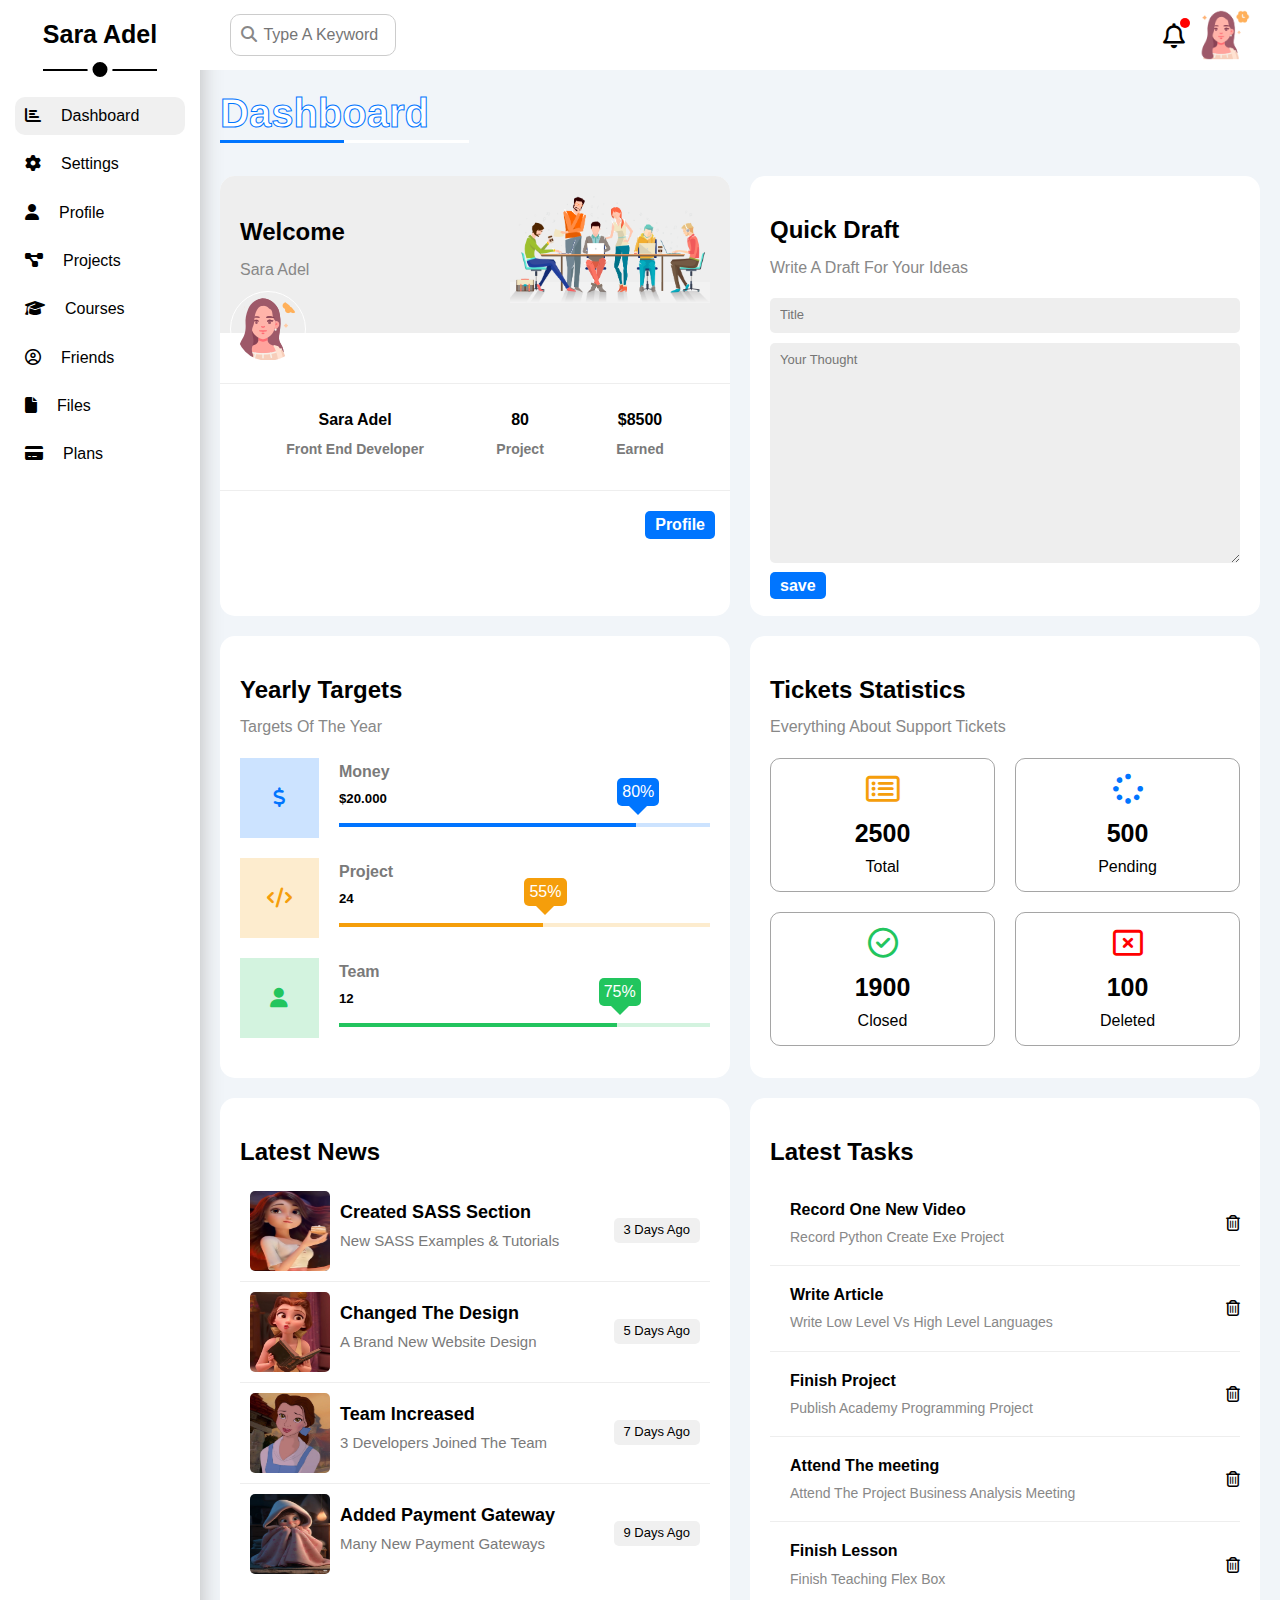
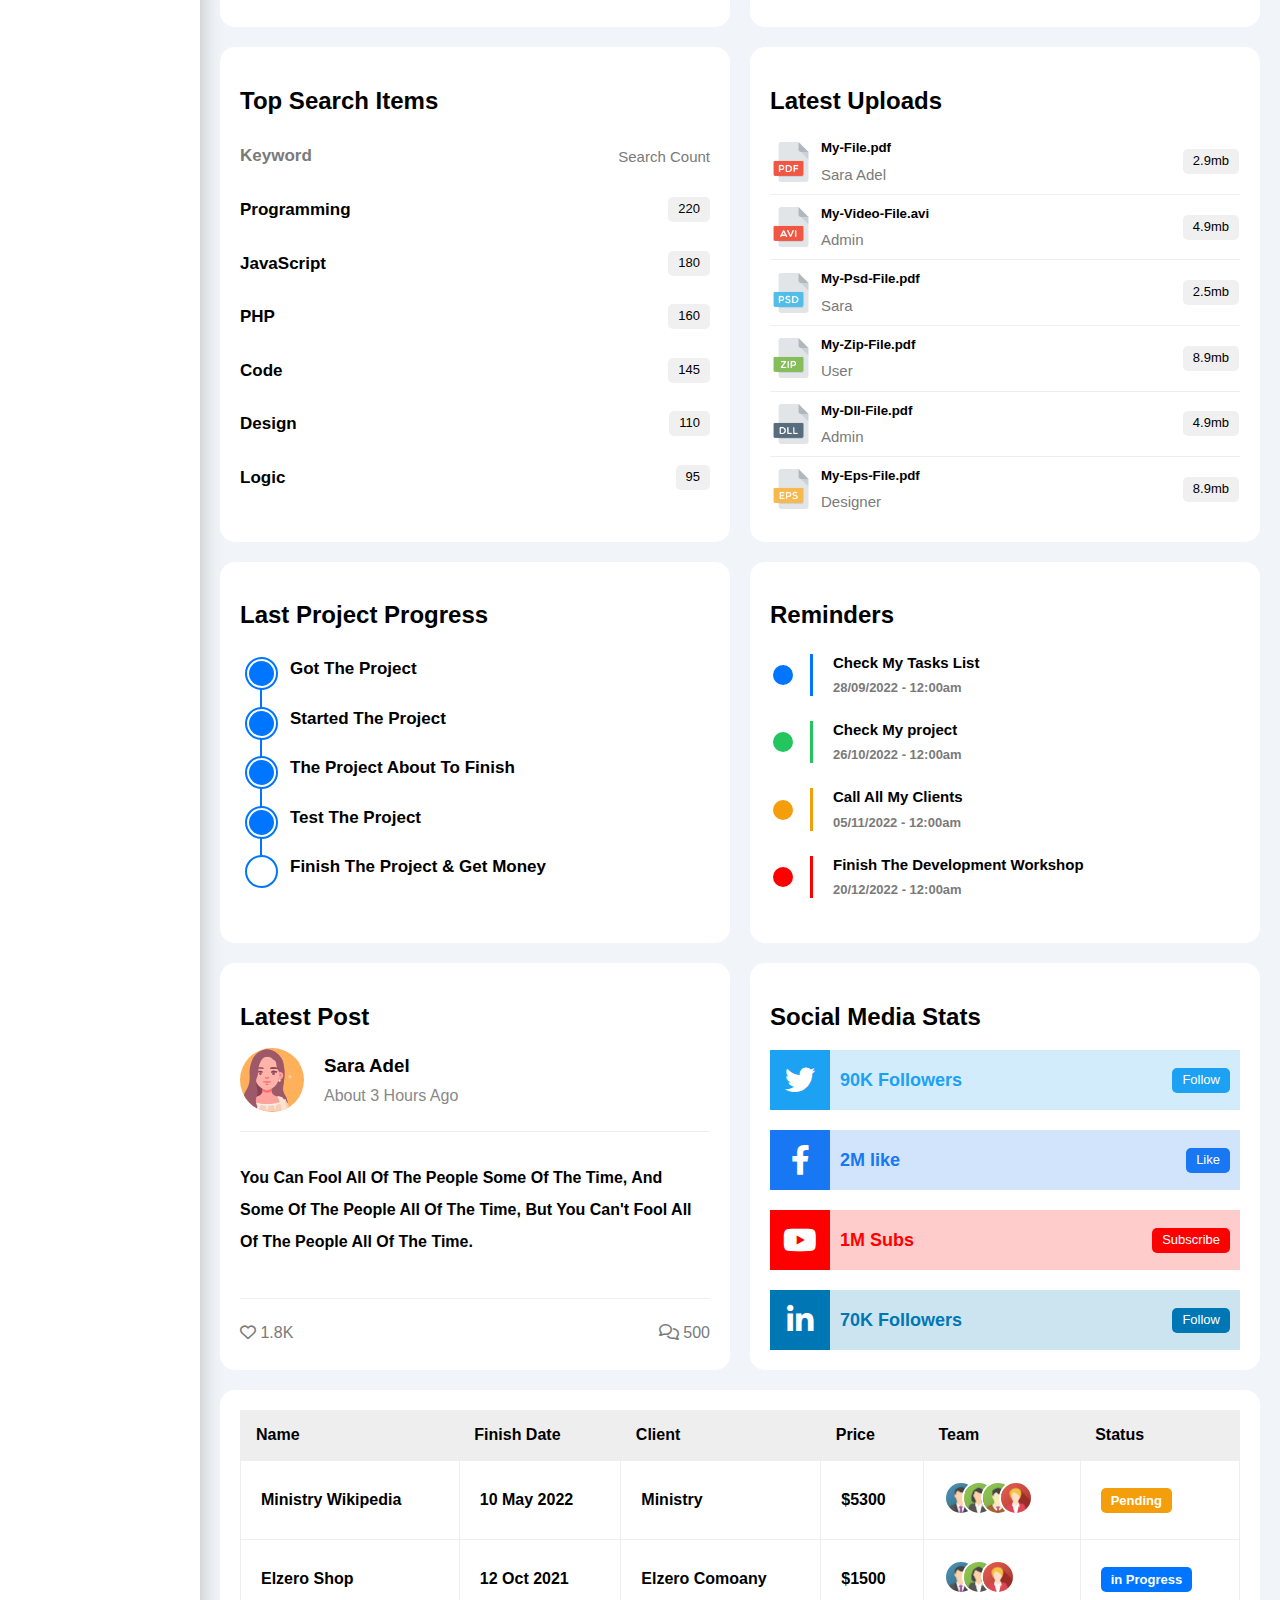
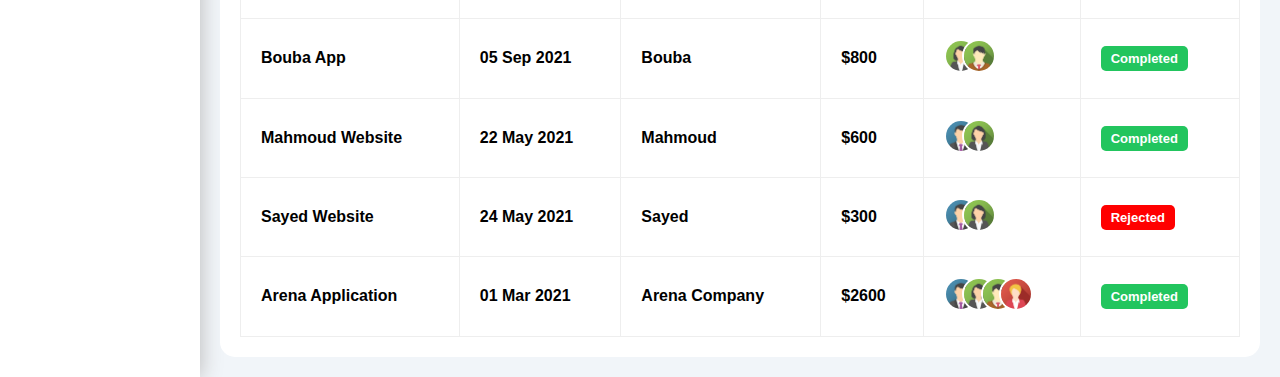
<file: index.html>
<!DOCTYPE html>
<html lang="en">
<head>
    <meta charset="UTF-8">
    <meta name="viewport" content="width=device-width, initial-scale=1.0">
    <link rel="stylesheet" href="css/all.min.css">
    <link rel="stylesheet" href="css/normalize.css">
    <link rel="stylesheet" href="css/website.css">
    <!-- google font -->
    <link rel="preconnect" href="https://fonts.googleapis.com">
    <link rel="preconnect" href="https://fonts.gstatic.com" crossorigin>
    <link href="https://fonts.googleapis.com/css2?family=Cairo:wght@200;400&display=swap" rel="stylesheet">
    <link rel="icon" href="image/man.png"/>
    <title>Dashboard</title>
</head>
<body>
    <div class="scroll"></div>
    <div class="page">
        <div class="list">
            <h3>Sara Adel</h3>
            <ul>
                <li class="active"><a href=""><i class="fa-solid fa-chart-bar"></i><span>Dashboard</span></a></li>
                <li><a href="pugjs/setting.html"><i class="fa-solid fa-gear"></i><span>Settings</span></a></li>
                <li><a href="pugjs/profile.html"><i class="fa-solid fa-user"></i><span>Profile</span></a></li>
                <li><a href="pugjs/project.html"><i class="fa-solid fa-diagram-project"></i><span>Projects</span></a></li>
                <li><a href="pugjs/courses.html"><i class="fa-solid fa-graduation-cap"></i><span>Courses</span></a></li>
                <li><a href="pugjs/friends.html"><i class="fa-regular fa-circle-user"></i><span>Friends</span></a></li>
                <li><a href="pugjs/files.html"><i class="fa-solid fa-file"></i><span>Files</span></a></li>
                <li><a href="pugjs/plan.html"><i class="fa-solid fa-credit-card"></i><span>Plans</span></a></li>
            </ul>
        </div>
        <!-- start Dashboard -->
        <div class="dashboard">
            <!-- start Header -->
            <div class="header">
                <div class="search">
                    <i class="fa-solid fa-magnifying-glass"></i>
                    <input type="text" placeholder="Type A Keyword">
                </div>
                <div class="img">
                    <i class="fa-regular fa-bell"></i>
                    <img src="image/beauty.png" alt="">
                </div>
            </div> 
            <!-- end header -->
            <div class="fill">
                <h1 data-text="Dashboard">Dashboard</h1>
            </div>
            <div class="content">
                <div class="section1">
                    <div class="cont1">
                        <div class="words">
                            <h2>Welcome</h2>
                            <h4>Sara Adel</h4>
                        </div>
                        <img src="image/coworking-startup-company-office-business-entrepreneurship-business-3616c33b3fd113117b94b6d1219a1eb0.png" alt="" width="200px">
                    </div>
                    <img  class="me" src="image/beauty.png" alt="" >
                    <div class="cont2">
                        <div class="sec1">
                            <h5>Sara Adel</h5>
                            <h6>Front End Developer</h6>
                        </div>
                        <div class="sec1">
                            <h5>80</h5>
                            <h6>Project</h6>
                        </div>
                        <div class="sec1">
                            <h5>$8500</h5>
                            <h6>Earned</h6>
                        </div>
                    </div>
                    <a href="" class="button">Profile</a>
                </div>
                <div class="section2">   
                    <h2>Quick Draft</h2>
                    <h4>Write A Draft For Your Ideas</h4>
                    <input type="text" placeholder="Title">
                    <textarea placeholder="Your Thought"></textarea>
                    <a  href="" class = "button">save</a>
                </div>
                <div class="section3">
                    <h2>Yearly Targets</h2>
                    <h4>Targets Of The Year</h4>
                    <div class="cont">
                        <i class="fa-solid fa-dollar-sign"></i>
                        <div class="sect fa-dollar-sign">
                            <p>Money</p>
                            <h5>$20.000</h5>
                            <span class="sign">80%</span>
                        </div>
                    </div>
                    <div class="cont">
                        <i class="fa-solid fa-code"></i>
                        <div class="sect fa-code">
                            <p>Project</p>
                            <h5>24</h5>
                            <span class="code">55%</span>
                        </div>
                    </div>
                    <div class="cont">
                        <i class="fa-solid fa-user"></i>
                        <div class="sect fa-user">
                            <p>Team</p>
                            <h5>12</h5>
                            <span class="user">75%</span>
                        </div>
                    </div>
                </div>
                <div class="section4">
                    <h2>Tickets Statistics</h2>
                    <h4>Everything About Support Tickets</h4>
                    <div class="cont">
                        <div class="sect">
                            <i class="fa-regular fa-rectangle-list"></i>
                            <h3>2500</h3>
                            <p>Total</p>
                        </div>
                        <div class="sect">
                            <i class="fa-solid fa-spinner"></i>   
                            <h3>500</h3>
                            <p>Pending</p>
                        </div>
                        <div class="sect">
                            <i class="fa-regular fa-circle-check"></i> 
                            <h3>1900</h3>
                            <p>Closed</p>
                        </div>
                        <div class="sect">
                            <i class="fa-regular fa-rectangle-xmark"></i>
                            <h3>100</h3>
                            <p>Deleted</p>
                        </div>
                    </div>
                </div>
                <div class="section5">
                    <h2>Latest News</h2>
                    <div class="cont">
                        <div class="sect">
                        <img class="img" src="image/sara (1).jfif" alt="">
                            <div class="word">
                                <h3>Created SASS Section</h3>
                                <p>New SASS Examples & Tutorials</p>
                            </div>
                        <span class="span">3 Days Ago</span>
                        </div>
                        <div class="sect">
                            <img class="img"src="image/sara (2).jfif" alt="">
                                <div class="word">
                                    <h3>Changed The Design</h3>
                                    <p>A Brand New Website Design</p>
                                </div>
                            <span class="span">5 Days Ago</span>
                        </div>
                        <div class="sect">
                            <img class="img" src="image/sara (3).jfif" alt="">
                                <div class="word">
                                    <h3>Team Increased</h3>
                                    <p>3 Developers Joined The Team</p>
                                </div>
                            <span class="span">7 Days Ago</span>
                        </div>
                        <div class="sect">
                            <img class="img"src="image/sara (4).jfif" alt="">
                                <div class="word">
                                    <h3>Added Payment Gateway</h3>
                                    <p>Many New Payment Gateways</p>
                                </div>
                            <span class="span">9 Days Ago</span>
                        </div>
                    </div>
                </div>
                <div class="section6">
                    <h2>Latest Tasks</h2>
                    <div class="cont">
                        <div class="sect">
                            <h3>Record One New Video</h3>
                            <h4>Record Python Create Exe Project</h4>
                        </div>
                        <i class="fa-regular fa-trash-can"></i>
                    </div>
                    <div class="cont">
                        <div class="sect">
                            <h3>Write Article</h3>
                            <h4>Write Low Level Vs High Level Languages</h4>
                        </div>
                        <i class="fa-regular fa-trash-can"></i>
                    </div>
                    <div class="cont">
                        <div class="sect">
                            <h3>Finish Project</h3>
                            <h4>Publish Academy Programming Project</h4>
                        </div>
                        <i class="fa-regular fa-trash-can"></i>
                    </div>
                    <div class="cont">
                        <div class="sect">
                            <h3>Attend The meeting</h3>
                            <h4>Attend The Project Business Analysis Meeting</h4>
                        </div>
                        <i class="fa-regular fa-trash-can"></i>
                    </div>
                    <div class="cont">
                        <div class="sect">
                            <h3>Finish Lesson</h3>
                            <h4>Finish Teaching Flex Box</h4>
                        </div>
                        <i class="fa-regular fa-trash-can"></i>
                    </div>
                </div>
                <div class="section7">
                    <h2>Top Search Items</h2>
                    <div class="cont head">
                        <h3>Keyword</h3>
                        <span>Search Count</span>
                    </div>
                    <div class="cont">
                        <h3>Programming</h3>
                        <span class="span">220</span>
                    </div>
                    <div class="cont">
                        <h3>JavaScript</h3>
                        <span class="span">180</span>
                    </div>
                    <div class="cont">
                        <h3>PHP</h3>
                        <span class="span">160</span>
                    </div>
                    <div class="cont">
                        <h3>Code</h3>
                        <span class="span">145</span>
                    </div>
                    <div class="cont">
                        <h3>Design</h3>
                        <span class="span">110</span>
                    </div>
                    <div class="cont">
                        <h3>Logic</h3>
                        <span class="span">95</span>
                    </div>
                </div>
                <div class="section8">
                    <h2>Latest Uploads</h2>
                    <div class="cont">
                        <div class="sect">
                            <img src="image/file1.png" alt="" width="40px">
                            <div class="word">
                                <h5>My-File.pdf</h5>
                                <p>Sara Adel</p>
                            </div>
                            <span class="span">2.9mb</span>
                        </div>
                        <div class="sect">
                            <img src="image/file2.png" alt="" width="40px">
                            <div class="word">
                                <h5>My-Video-File.avi</h5>
                                <p>Admin</p>
                            </div>
                            <span class="span">4.9mb</span>
                        </div>
                        <div class="sect">
                            <img src="image/file5.png" alt="" width="40px">
                            <div class="word">
                                <h5>My-Psd-File.pdf</h5>
                                <p>Sara</p>
                            </div>
                            <span class="span">2.5mb</span>
                        </div>
                        <div class="sect">
                            <img src="image/file6.png" alt="" width="40px">
                            <div class="word">
                                <h5>My-Zip-File.pdf</h5>
                                <p>User</p>
                            </div>
                            <span class="span">8.9mb</span>
                        </div>
                        <div class="sect">
                            <img src="image/file4.png" alt="" width="40px">
                            <div class="word">
                                <h5>My-Dll-File.pdf</h5>
                                <p>Admin</p>
                            </div>
                            <span class="span">4.9mb</span>
                        </div>
                        <div class="sect">
                            <img src="image/file3.png" alt="" width="40px">
                            <div class="word">
                                <h5>My-Eps-File.pdf</h5>
                                <p>Designer</p>
                            </div>
                            <span class="span">8.9mb</span>
                        </div>
                    </div>
                </div>
                <div class="section9">
                    <h2>Last Project Progress</h2>
                    <ul>
                        <li>Got The Project</li>
                        <li>Started The Project</li>
                        <li>The Project About To Finish</li>
                        <li>Test The Project</li>
                        <li>Finish The Project & Get Money</li>
                    </ul>
                </div>
                <div class="section10">
                    <h2>Reminders</h2>
                    <div class="sect">
                        <h5>Check My Tasks List</h5>
                        <p>28/09/2022 - 12:00am</p>
                    </div>
                    <div class="sect">
                        <h5>Check My project</h5>
                        <p>26/10/2022 - 12:00am</p>
                    </div>
                    <div class="sect">
                        <h5>Call All My Clients</h5>
                        <p>05/11/2022 - 12:00am</p>
                    </div>
                    <div class="sect">
                        <h5>Finish The Development Workshop</h5>
                        <p>20/12/2022 - 12:00am</p>
                    </div>
                </div>
                <div class="section11">
                    <h2>Latest Post</h2>
                    <div class="cont">
                        <img src="image/beauty.png" alt="">
                        <div class="word">
                            <h3>Sara Adel</h3>
                            <h4>About 3 Hours Ago</h4>
                        </div>
                    </div>
                    <p>You Can Fool All Of The People Some Of The Time, And Some Of The People All Of The Time, But You Can't Fool All Of The People All Of The Time.</p>
                    <div class="footerSec">
                        <span><i class="fa-regular fa-heart"></i> 1.8K</span>
                        <span><i class="fa-regular fa-comments"></i> 500</span>
                    </div>
                </div>
                <div class="section12">
                    <h2>Social Media Stats</h2>
                    <div class="cont">
                        <i class="fa-brands fa-twitter"></i>
                        <h3>90K Followers</h3>
                        <a class="span" href="">Follow</a>
                    </div>
                    <div class="cont">
                        <i class="fa-brands fa-facebook-f"></i>
                        <h3 class="face">2M like</h3>
                        <a class="span face" href="">Like</a>
                    </div>
                    <div class="cont">
                        <i class="fa-brands fa-youtube"></i>
                        <h3 class="yout">1M Subs</h3>
                        <a class="span yout" href="">Subscribe</a>
                    </div>
                    <div class="cont">
                        <i class="fa-brands fa-linkedin-in"></i>
                        <h3 class="link">70K Followers</h3>
                        <a class="span link" href="">Follow</a>
                    </div>
                </div>
                <div class="table">
                    <table>
                        <tr>
                            <th>Name</th>
                            <th>Finish Date</th>
                            <th>Client</th>
                            <th>Price</th>
                            <th>Team</th>
                            <th>Status</th>
                        </tr>
                        <tr>
                            <td>Ministry Wikipedia</td>
                            <td>10 May 2022</td>
                            <td>Ministry</td>
                            <td>$5300</td>
                            <td>
                                <img src="image/team-01.png" alt="">
                                <img src="image/team-02.png" alt="">
                                <img src="image/team-03.png" alt="">
                                <img src="image/team-04.png" alt="">
                            </td>
                            <td><span class="span yellow">Pending</span></td>
                        </tr>
                        <tr>
                            <td>Elzero Shop</td>
                            <td>12 Oct 2021</td>
                            <td>Elzero Comoany</td>
                            <td>$1500</td>
                            <td>
                                <img src="image/team-01.png" alt="">
                                <img src="image/team-02.png" alt="">
                                <img src="image/team-04.png" alt="">
                                
                            </td>
                            <td><span class="span blue">in Progress</span></td>
                        </tr>
                        <tr>
                            <td>Bouba App</td>
                            <td>05 Sep 2021</td>
                            <td>Bouba</td>
                            <td>$800</td>
                            <td>
                                <img src="image/team-02.png" alt="">
                                <img src="image/team-03.png" alt="">
                            </td>
                            <td><span class="span green">Completed</span></td>
                        </tr>
                        <tr>
                            <td>Mahmoud Website</td>
                            <td>22 May 2021</td>
                            <td>Mahmoud</td>
                            <td>$600</td>
                            <td>
                                <img src="image/team-01.png" alt="">
                                <img src="image/team-02.png" alt="">
                            </td>
                            <td><span class="span green">Completed</span></td>
                        </tr>
                        <tr>
                            <td>Sayed Website</td>
                            <td>24 May 2021</td>
                            <td>Sayed</td>
                            <td>$300</td>
                            <td>
                                <img src="image/team-01.png" alt="">
                                <img src="image/team-02.png" alt="">
                            </td>
                            <td><span class="span red">Rejected</span></td>
                        </tr>
                        <tr>
                            <td>Arena Application</td>
                            <td>01 Mar 2021</td>
                            <td>Arena Company</td>
                            <td>$2600</td>
                            <td>
                                <img src="image/team-01.png" alt="">
                                <img src="image/team-02.png" alt="">
                                <img src="image/team-03.png" alt="">
                                <img src="image/team-04.png" alt="">
                            </td>
                            <td><span class="span green">Completed</span></td>
                        </tr>
                    </table>
                </div>
            </div>
        </div>
    </div>
    <!-- end Dashboard -->
    <script src="main.js"></script>
</body> 
</html>
</file>
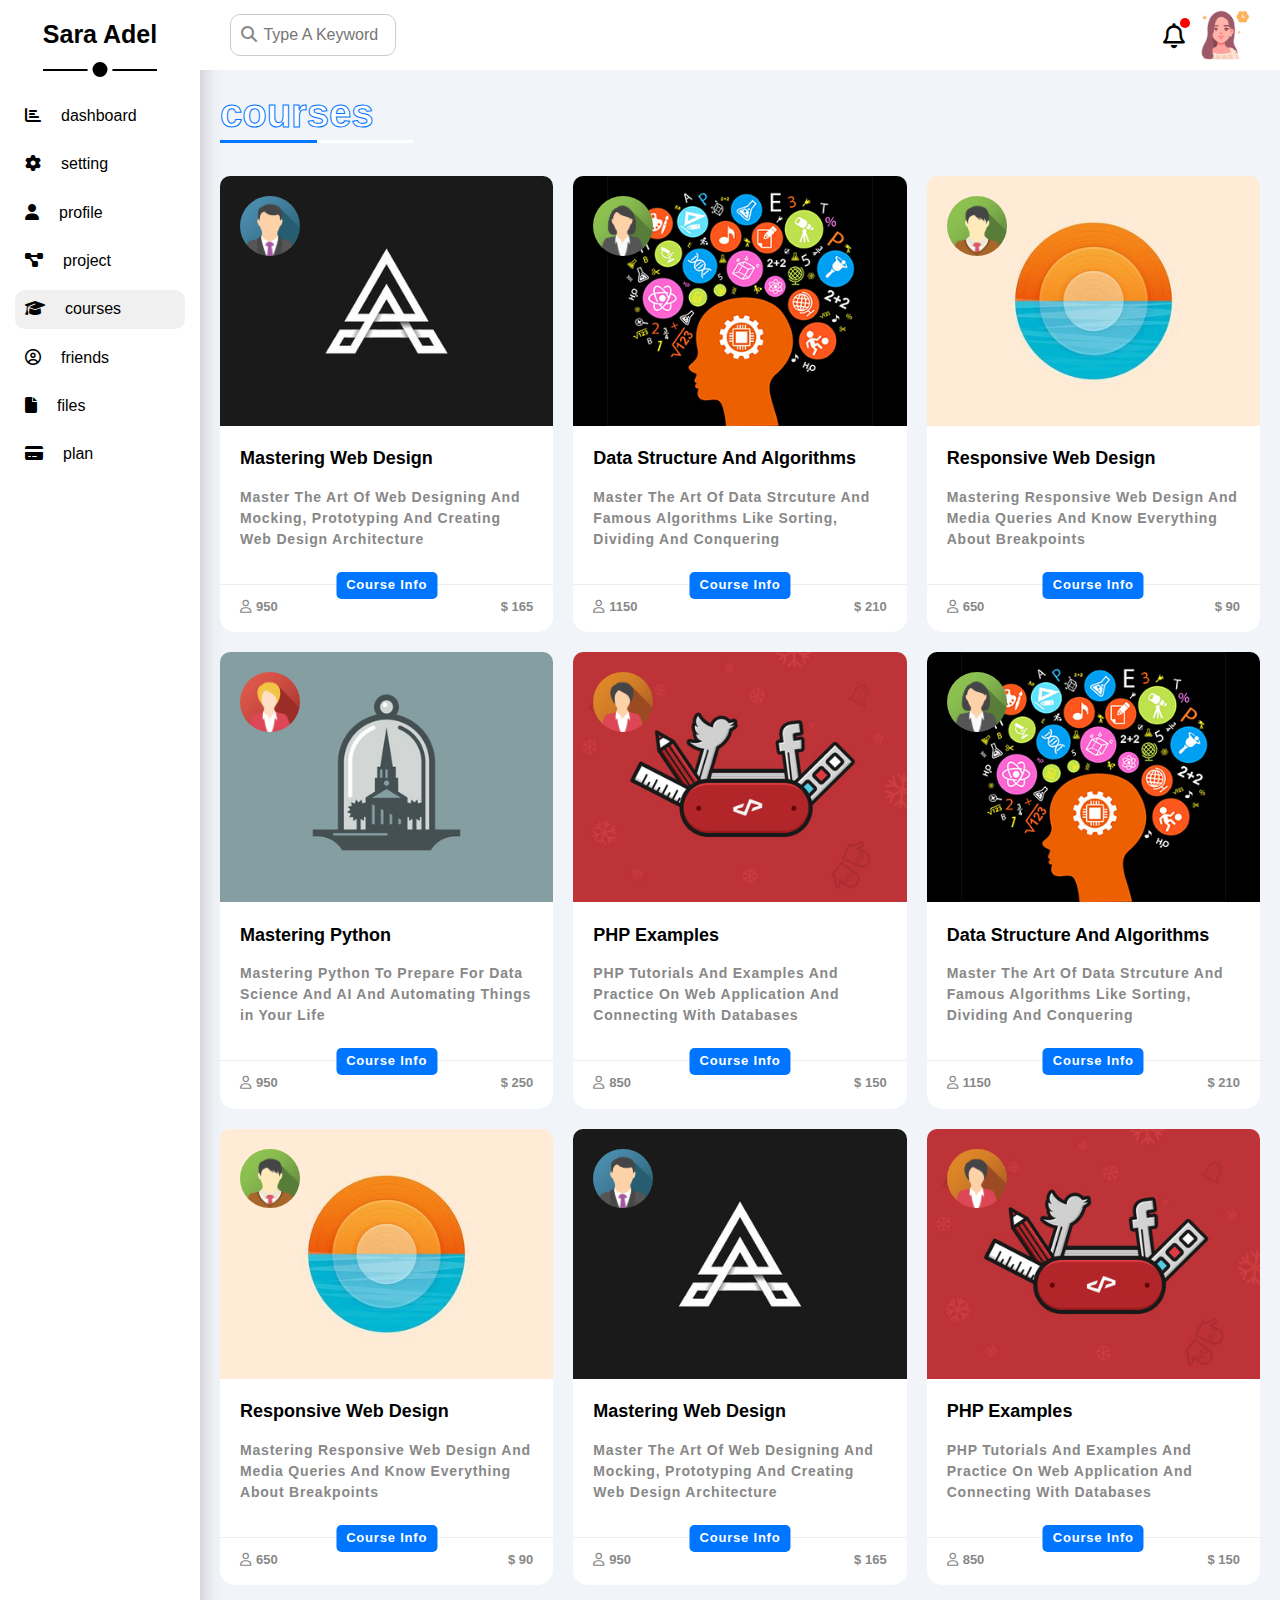
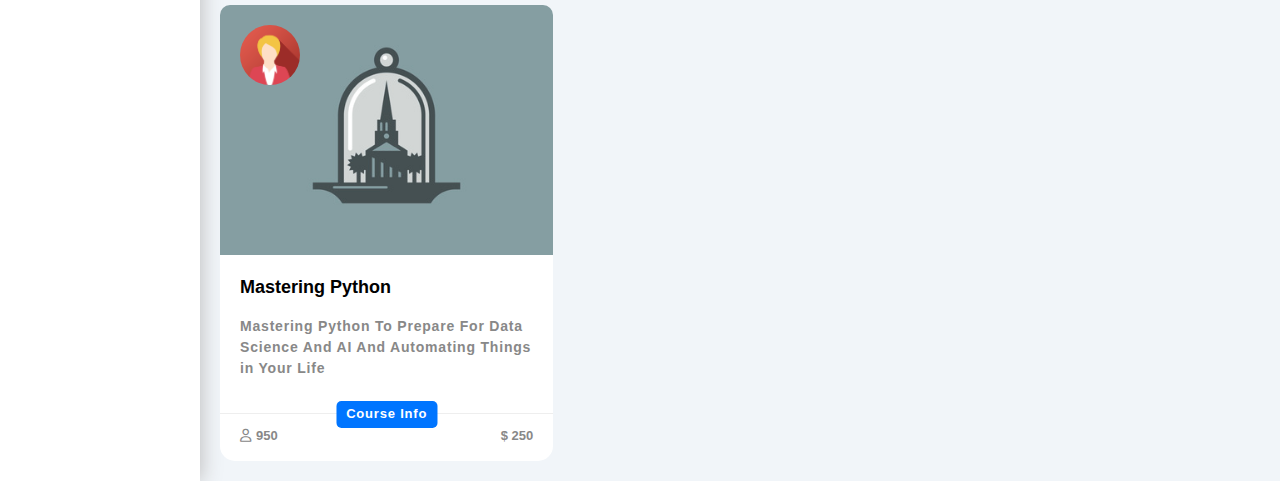
<file: pugjs/courses.html>
<!DOCTYPE html>
<html lang="en">
  <head>
    <meta charset="UTF-8"/>
    <meta name="viewport" content="width=device-width, initial-scale=1.0"/>
    <!-- link Styles File-->
    <link rel="stylesheet" href="../css/website.css"/>
    <link rel="stylesheet" href="../css/normalize.css"/>
    <link rel="stylesheet" href="../css/all.min.css"/>
    <!--  google font-->
    <link rel="preconnect" href="https://fonts.googleapis.com"/>
    <link rel="preconnect" href="https://fonts.gstatic.com" crossorigin="crossorigin"/>
    <link href="https://fonts.googleapis.com/css2?family=Cairo:wght@200;400&amp;amp;display=swap" rel="stylesheet"/>
    <link rel="icon" href="../image/man.png"/>
    <title>courses</title>
  </head>
  <body>
    <div class="scroll"></div>
    <div class="page">
      <div class="list">
        <h3>Sara Adel</h3>
        <ul>
          <li class="dashboard"><a href="../index.html"><i class="fa-solid fa-chart-bar"></i><span>dashboard</span></a></li>
          <li class="setting"><a href="setting.html"><i class="fa-solid fa-gear"></i><span>setting</span></a></li>
          <li class="profile"><a href="profile.html"><i class="fa-solid fa-user"></i><span>profile</span></a></li>
          <li class="project"><a href="project.html"><i class="fa-solid fa-diagram-project"></i><span>project</span></a></li>
          <li class="active"><a href="courses.html"><i class="fa-solid fa-graduation-cap"></i><span>courses</span></a></li>
          <li class="friends"><a href="friends.html"><i class="fa-regular fa-circle-user"></i><span>friends</span></a></li>
          <li class="files"><a href="files.html"><i class="fa-solid fa-file"></i><span>files</span></a></li>
          <li class="plan"><a href="plan.html"><i class="fa-solid fa-credit-card"></i><span>plan</span></a></li>
        </ul>
      </div>
      <div class="courses">
        <!-- Start Header-->
        <div class="header">
          <div class="search"><i class="fa-solid fa-magnifying-glass"></i>
            <input type="text" placeholder="Type A Keyword"/>
          </div>
          <div class="img"><i class="fa-regular fa-bell"></i><img src="../image/beauty.png"/></div>
        </div>
        <!--end Header-->
        
        <div class="fill">
          <h1 data-text="courses">courses</h1>
        </div>
        <div class="content">
          <div class="section"><img class="team" src="../image/team-01.png" alt=""/>
            <img class="course" src="../image/course-01.jpg" alt=""/>
            <div class="words">
              <h3>Mastering Web Design</h3>
              <p>Master The Art Of Web Designing And Mocking, Prototyping And Creating Web Design Architecture</p><span>Course Info</span>
            </div>
            <div class="footCont">
              <div class="follow">
                 <i class="fa-regular fa-user"></i>
                <h4>950</h4>
              </div>
              <h4>$ 165</h4>
            </div>
          </div>
          <div class="section"><img class="team" src="../image/team-02.png" alt=""/>
            <img class="course" src="../image/course-02.jpg" alt=""/>
            <div class="words">
              <h3>Data Structure And Algorithms</h3>
              <p>Master The Art Of Data Strcuture And Famous Algorithms Like Sorting, Dividing And Conquering</p><span>Course Info</span>
            </div>
            <div class="footCont">
              <div class="follow">
                 <i class="fa-regular fa-user"></i>
                <h4>1150</h4>
              </div>
              <h4>$ 210</h4>
            </div>
          </div>
          <div class="section"><img class="team" src="../image/team-03.png" alt=""/>
            <img class="course" src="../image/course-03.jpg" alt=""/>
            <div class="words">
              <h3>Responsive Web Design</h3>
              <p>Mastering Responsive Web Design And Media Queries And Know Everything About Breakpoints</p><span>Course Info</span>
            </div>
            <div class="footCont">
              <div class="follow">
                 <i class="fa-regular fa-user"></i>
                <h4>650</h4>
              </div>
              <h4>$ 90</h4>
            </div>
          </div>
          <div class="section"><img class="team" src="../image/team-04.png" alt=""/>
            <img class="course" src="../image/course-04.jpg" alt=""/>
            <div class="words">
              <h3>Mastering Python</h3>
              <p>Mastering Python To Prepare For Data Science And AI And Automating Things in Your Life</p><span>Course Info</span>
            </div>
            <div class="footCont">
              <div class="follow">
                 <i class="fa-regular fa-user"></i>
                <h4>950</h4>
              </div>
              <h4>$ 250</h4>
            </div>
          </div>
          <div class="section"><img class="team" src="../image/team-05.png" alt=""/>
            <img class="course" src="../image/course-05.jpg" alt=""/>
            <div class="words">
              <h3>PHP Examples</h3>
              <p>PHP Tutorials And Examples And Practice On Web Application And Connecting With Databases</p><span>Course Info</span>
            </div>
            <div class="footCont">
              <div class="follow">
                 <i class="fa-regular fa-user"></i>
                <h4>850</h4>
              </div>
              <h4>$ 150</h4>
            </div>
          </div>
          <div class="section"><img class="team" src="../image/team-02.png" alt=""/>
            <img class="course" src="../image/course-02.jpg" alt=""/>
            <div class="words">
              <h3>Data Structure And Algorithms</h3>
              <p>Master The Art Of Data Strcuture And Famous Algorithms Like Sorting, Dividing And Conquering</p><span>Course Info</span>
            </div>
            <div class="footCont">
              <div class="follow">
                 <i class="fa-regular fa-user"></i>
                <h4>1150</h4>
              </div>
              <h4>$ 210</h4>
            </div>
          </div>
          <div class="section"><img class="team" src="../image/team-03.png" alt=""/>
            <img class="course" src="../image/course-03.jpg" alt=""/>
            <div class="words">
              <h3>Responsive Web Design</h3>
              <p>Mastering Responsive Web Design And Media Queries And Know Everything About Breakpoints</p><span>Course Info</span>
            </div>
            <div class="footCont">
              <div class="follow">
                 <i class="fa-regular fa-user"></i>
                <h4>650</h4>
              </div>
              <h4>$ 90</h4>
            </div>
          </div>
          <div class="section"><img class="team" src="../image/team-01.png" alt=""/>
            <img class="course" src="../image/course-01.jpg" alt=""/>
            <div class="words">
              <h3>Mastering Web Design</h3>
              <p>Master The Art Of Web Designing And Mocking, Prototyping And Creating Web Design Architecture</p><span>Course Info</span>
            </div>
            <div class="footCont">
              <div class="follow">
                 <i class="fa-regular fa-user"></i>
                <h4>950</h4>
              </div>
              <h4>$ 165</h4>
            </div>
          </div>
          <div class="section"><img class="team" src="../image/team-05.png" alt=""/>
            <img class="course" src="../image/course-05.jpg" alt=""/>
            <div class="words">
              <h3>PHP Examples</h3>
              <p>PHP Tutorials And Examples And Practice On Web Application And Connecting With Databases</p><span>Course Info</span>
            </div>
            <div class="footCont">
              <div class="follow">
                 <i class="fa-regular fa-user"></i>
                <h4>850</h4>
              </div>
              <h4>$ 150</h4>
            </div>
          </div>
          <div class="section"><img class="team" src="../image/team-04.png" alt=""/>
            <img class="course" src="../image/course-04.jpg" alt=""/>
            <div class="words">
              <h3>Mastering Python</h3>
              <p>Mastering Python To Prepare For Data Science And AI And Automating Things in Your Life</p><span>Course Info</span>
            </div>
            <div class="footCont">
              <div class="follow">
                 <i class="fa-regular fa-user"></i>
                <h4>950</h4>
              </div>
              <h4>$ 250</h4>
            </div>
          </div>
        </div>
      </div>
    </div>         
    <script src="../main.js"></script>
  </body>
</html>
</file>
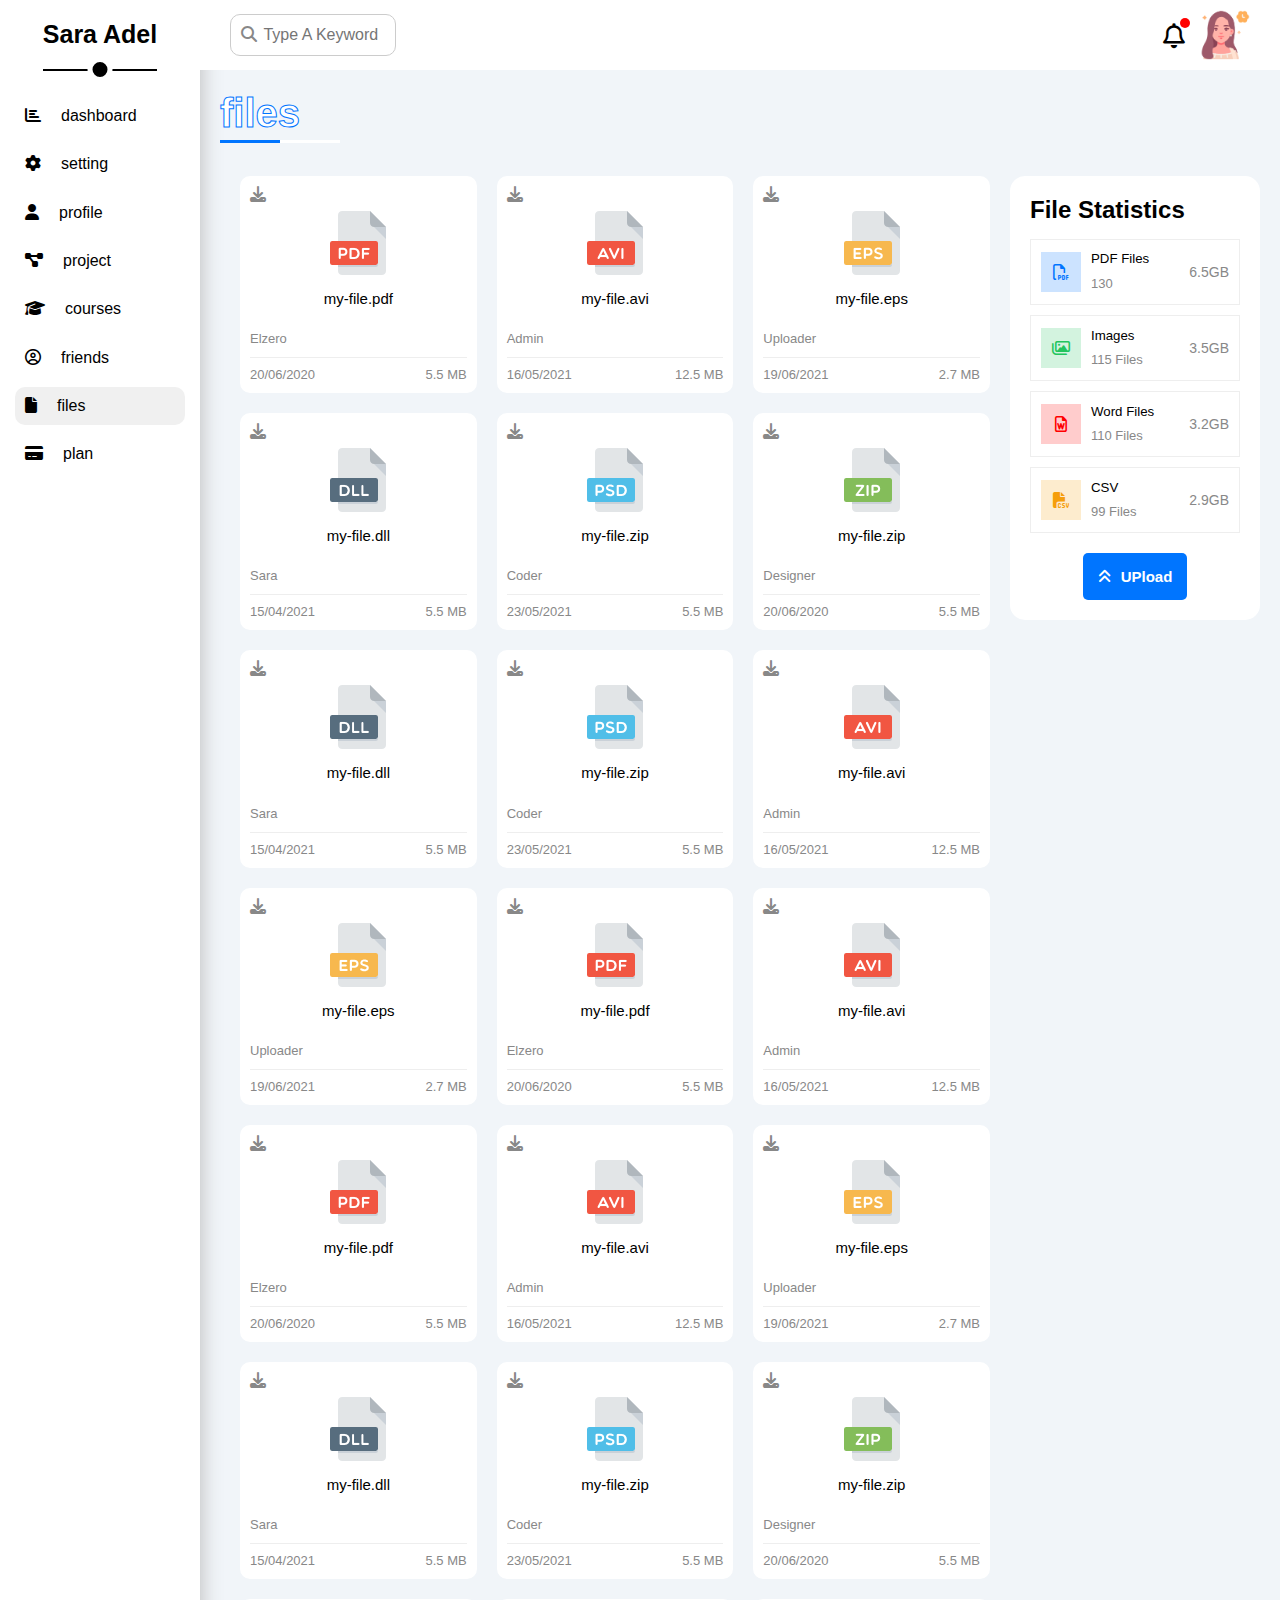
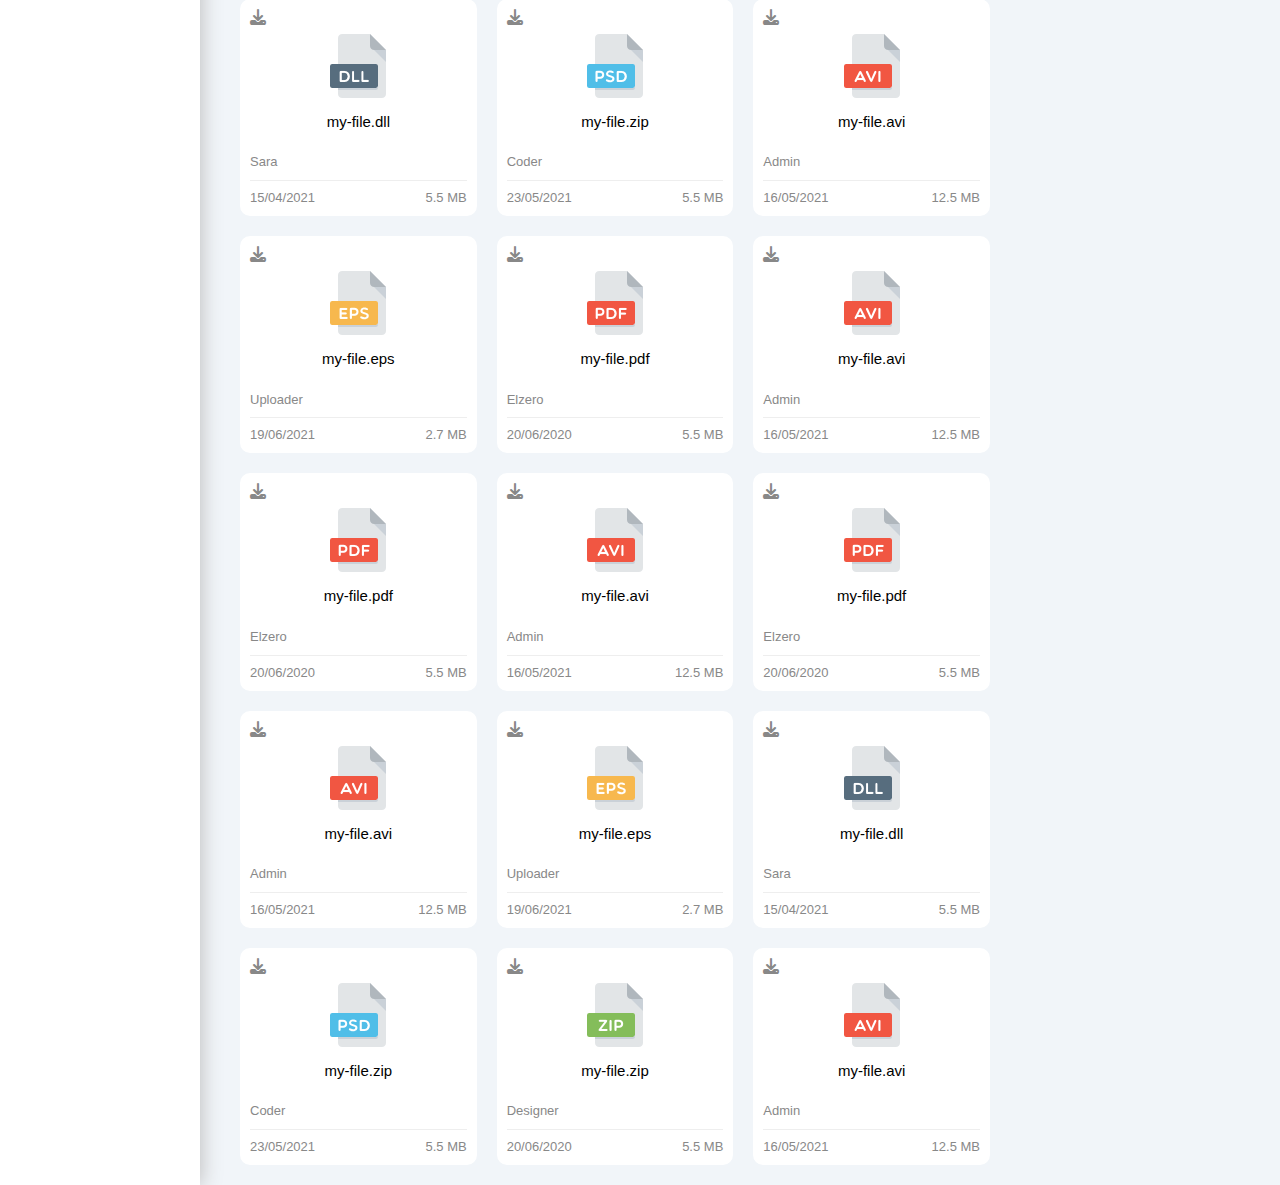
<file: pugjs/files.html>
<!DOCTYPE html>
<html lang="en">
  <head>
    <meta charset="UTF-8"/>
    <meta name="viewport" content="width=device-width, initial-scale=1.0"/>
    <!-- link Styles File-->
    <link rel="stylesheet" href="../css/website.css"/>
    <link rel="stylesheet" href="../css/normalize.css"/>
    <link rel="stylesheet" href="../css/all.min.css"/>
    <!--  google font-->
    <link rel="preconnect" href="https://fonts.googleapis.com"/>
    <link rel="preconnect" href="https://fonts.gstatic.com" crossorigin="crossorigin"/>
    <link href="https://fonts.googleapis.com/css2?family=Cairo:wght@200;400&amp;amp;display=swap" rel="stylesheet"/>
    <link rel="icon" href="../image/man.png"/>
    <title>files</title>
  </head>
  <body>
    <div class="scroll"></div>
    <div class="page">
      <div class="list">
        <h3>Sara Adel</h3>
        <ul>
          <li class="dashboard"><a href="../index.html"><i class="fa-solid fa-chart-bar"></i><span>dashboard</span></a></li>
          <li class="setting"><a href="setting.html"><i class="fa-solid fa-gear"></i><span>setting</span></a></li>
          <li class="profile"><a href="profile.html"><i class="fa-solid fa-user"></i><span>profile</span></a></li>
          <li class="project"><a href="project.html"><i class="fa-solid fa-diagram-project"></i><span>project</span></a></li>
          <li class="courses"><a href="courses.html"><i class="fa-solid fa-graduation-cap"></i><span>courses</span></a></li>
          <li class="friends"><a href="friends.html"><i class="fa-regular fa-circle-user"></i><span>friends</span></a></li>
          <li class="active"><a href="files.html"><i class="fa-solid fa-file"></i><span>files</span></a></li>
          <li class="plan"><a href="plan.html"><i class="fa-solid fa-credit-card"></i><span>plan</span></a></li>
        </ul>
      </div>
      <div class="files">
        <!-- Start Header-->
        <div class="header">
          <div class="search"><i class="fa-solid fa-magnifying-glass"></i>
            <input type="text" placeholder="Type A Keyword"/>
          </div>
          <div class="img"><i class="fa-regular fa-bell"></i><img src="../image/beauty.png"/></div>
        </div>
        <!--end Header-->
        
        <div class="fill">
          <h1 data-text="files">files</h1>
        </div>
        <div class="content">
          <div class="section1"> 
            <div class="cont"> <i class="fa-solid fa-download"></i><img src="../image/file1.png" alt=""/>
              <h5>my-file.pdf</h5>
              <p>Elzero</p>
              <div class="footer">
                <p>20/06/2020</p>
                <p>5.5 MB</p>
              </div>
            </div>
            <div class="cont"> <i class="fa-solid fa-download"></i><img src="../image/file2.png" alt=""/>
              <h5>my-file.avi</h5>
              <p>Admin</p>
              <div class="footer">
                <p>16/05/2021</p>
                <p>12.5 MB</p>
              </div>
            </div>
            <div class="cont"> <i class="fa-solid fa-download"></i><img src="../image/file3.png" alt=""/>
              <h5>my-file.eps</h5>
              <p>Uploader</p>
              <div class="footer">
                <p>19/06/2021</p>
                <p>2.7 MB</p>
              </div>
            </div>
            <div class="cont"> <i class="fa-solid fa-download"></i><img src="../image/file4.png" alt=""/>
              <h5>my-file.dll</h5>
              <p>Sara</p>
              <div class="footer">
                <p>15/04/2021</p>
                <p>5.5 MB</p>
              </div>
            </div>
            <div class="cont"> <i class="fa-solid fa-download"></i><img src="../image/file5.png" alt=""/>
              <h5>my-file.zip</h5>
              <p>Coder</p>
              <div class="footer">
                <p>23/05/2021</p>
                <p>5.5 MB</p>
              </div>
            </div>
            <div class="cont"> <i class="fa-solid fa-download"></i><img src="../image/file6.png" alt=""/>
              <h5>my-file.zip</h5>
              <p>Designer</p>
              <div class="footer">
                <p>20/06/2020</p>
                <p>5.5 MB</p>
              </div>
            </div>
            <div class="cont"> <i class="fa-solid fa-download"></i><img src="../image/file4.png" alt=""/>
              <h5>my-file.dll</h5>
              <p>Sara</p>
              <div class="footer">
                <p>15/04/2021</p>
                <p>5.5 MB</p>
              </div>
            </div>
            <div class="cont"> <i class="fa-solid fa-download"></i><img src="../image/file5.png" alt=""/>
              <h5>my-file.zip</h5>
              <p>Coder</p>
              <div class="footer">
                <p>23/05/2021</p>
                <p>5.5 MB</p>
              </div>
            </div>
            <div class="cont"> <i class="fa-solid fa-download"></i><img src="../image/file2.png" alt=""/>
              <h5>my-file.avi</h5>
              <p>Admin</p>
              <div class="footer">
                <p>16/05/2021</p>
                <p>12.5 MB</p>
              </div>
            </div>
            <div class="cont"> <i class="fa-solid fa-download"></i><img src="../image/file3.png" alt=""/>
              <h5>my-file.eps</h5>
              <p>Uploader</p>
              <div class="footer">
                <p>19/06/2021</p>
                <p>2.7 MB</p>
              </div>
            </div>
            <div class="cont"> <i class="fa-solid fa-download"></i><img src="../image/file1.png" alt=""/>
              <h5>my-file.pdf</h5>
              <p>Elzero</p>
              <div class="footer">
                <p>20/06/2020</p>
                <p>5.5 MB</p>
              </div>
            </div>
            <div class="cont"> <i class="fa-solid fa-download"></i><img src="../image/file2.png" alt=""/>
              <h5>my-file.avi</h5>
              <p>Admin</p>
              <div class="footer">
                <p>16/05/2021</p>
                <p>12.5 MB</p>
              </div>
            </div>
            <div class="cont"> <i class="fa-solid fa-download"></i><img src="../image/file1.png" alt=""/>
              <h5>my-file.pdf</h5>
              <p>Elzero</p>
              <div class="footer">
                <p>20/06/2020</p>
                <p>5.5 MB</p>
              </div>
            </div>
            <div class="cont"> <i class="fa-solid fa-download"></i><img src="../image/file2.png" alt=""/>
              <h5>my-file.avi</h5>
              <p>Admin</p>
              <div class="footer">
                <p>16/05/2021</p>
                <p>12.5 MB</p>
              </div>
            </div>
            <div class="cont"> <i class="fa-solid fa-download"></i><img src="../image/file3.png" alt=""/>
              <h5>my-file.eps</h5>
              <p>Uploader</p>
              <div class="footer">
                <p>19/06/2021</p>
                <p>2.7 MB</p>
              </div>
            </div>
            <div class="cont"> <i class="fa-solid fa-download"></i><img src="../image/file4.png" alt=""/>
              <h5>my-file.dll</h5>
              <p>Sara</p>
              <div class="footer">
                <p>15/04/2021</p>
                <p>5.5 MB</p>
              </div>
            </div>
            <div class="cont"> <i class="fa-solid fa-download"></i><img src="../image/file5.png" alt=""/>
              <h5>my-file.zip</h5>
              <p>Coder</p>
              <div class="footer">
                <p>23/05/2021</p>
                <p>5.5 MB</p>
              </div>
            </div>
            <div class="cont"> <i class="fa-solid fa-download"></i><img src="../image/file6.png" alt=""/>
              <h5>my-file.zip</h5>
              <p>Designer</p>
              <div class="footer">
                <p>20/06/2020</p>
                <p>5.5 MB</p>
              </div>
            </div>
            <div class="cont"> <i class="fa-solid fa-download"></i><img src="../image/file4.png" alt=""/>
              <h5>my-file.dll</h5>
              <p>Sara</p>
              <div class="footer">
                <p>15/04/2021</p>
                <p>5.5 MB</p>
              </div>
            </div>
            <div class="cont"> <i class="fa-solid fa-download"></i><img src="../image/file5.png" alt=""/>
              <h5>my-file.zip</h5>
              <p>Coder</p>
              <div class="footer">
                <p>23/05/2021</p>
                <p>5.5 MB</p>
              </div>
            </div>
            <div class="cont"> <i class="fa-solid fa-download"></i><img src="../image/file2.png" alt=""/>
              <h5>my-file.avi</h5>
              <p>Admin</p>
              <div class="footer">
                <p>16/05/2021</p>
                <p>12.5 MB</p>
              </div>
            </div>
            <div class="cont"> <i class="fa-solid fa-download"></i><img src="../image/file3.png" alt=""/>
              <h5>my-file.eps</h5>
              <p>Uploader</p>
              <div class="footer">
                <p>19/06/2021</p>
                <p>2.7 MB</p>
              </div>
            </div>
            <div class="cont"> <i class="fa-solid fa-download"></i><img src="../image/file1.png" alt=""/>
              <h5>my-file.pdf</h5>
              <p>Elzero</p>
              <div class="footer">
                <p>20/06/2020</p>
                <p>5.5 MB</p>
              </div>
            </div>
            <div class="cont"> <i class="fa-solid fa-download"></i><img src="../image/file2.png" alt=""/>
              <h5>my-file.avi</h5>
              <p>Admin</p>
              <div class="footer">
                <p>16/05/2021</p>
                <p>12.5 MB</p>
              </div>
            </div>
            <div class="cont"> <i class="fa-solid fa-download"></i><img src="../image/file1.png" alt=""/>
              <h5>my-file.pdf</h5>
              <p>Elzero</p>
              <div class="footer">
                <p>20/06/2020</p>
                <p>5.5 MB</p>
              </div>
            </div>
            <div class="cont"> <i class="fa-solid fa-download"></i><img src="../image/file2.png" alt=""/>
              <h5>my-file.avi</h5>
              <p>Admin</p>
              <div class="footer">
                <p>16/05/2021</p>
                <p>12.5 MB</p>
              </div>
            </div>
            <div class="cont"> <i class="fa-solid fa-download"></i><img src="../image/file1.png" alt=""/>
              <h5>my-file.pdf</h5>
              <p>Elzero</p>
              <div class="footer">
                <p>20/06/2020</p>
                <p>5.5 MB</p>
              </div>
            </div>
            <div class="cont"> <i class="fa-solid fa-download"></i><img src="../image/file2.png" alt=""/>
              <h5>my-file.avi</h5>
              <p>Admin</p>
              <div class="footer">
                <p>16/05/2021</p>
                <p>12.5 MB</p>
              </div>
            </div>
            <div class="cont"> <i class="fa-solid fa-download"></i><img src="../image/file3.png" alt=""/>
              <h5>my-file.eps</h5>
              <p>Uploader</p>
              <div class="footer">
                <p>19/06/2021</p>
                <p>2.7 MB</p>
              </div>
            </div>
            <div class="cont"> <i class="fa-solid fa-download"></i><img src="../image/file4.png" alt=""/>
              <h5>my-file.dll</h5>
              <p>Sara</p>
              <div class="footer">
                <p>15/04/2021</p>
                <p>5.5 MB</p>
              </div>
            </div>
            <div class="cont"> <i class="fa-solid fa-download"></i><img src="../image/file5.png" alt=""/>
              <h5>my-file.zip</h5>
              <p>Coder</p>
              <div class="footer">
                <p>23/05/2021</p>
                <p>5.5 MB</p>
              </div>
            </div>
            <div class="cont"> <i class="fa-solid fa-download"></i><img src="../image/file6.png" alt=""/>
              <h5>my-file.zip</h5>
              <p>Designer</p>
              <div class="footer">
                <p>20/06/2020</p>
                <p>5.5 MB</p>
              </div>
            </div>
            <div class="cont"> <i class="fa-solid fa-download"></i><img src="../image/file2.png" alt=""/>
              <h5>my-file.avi</h5>
              <p>Admin</p>
              <div class="footer">
                <p>16/05/2021</p>
                <p>12.5 MB</p>
              </div>
            </div>
          </div>
          <div class="section2">
            <h2>File Statistics</h2>
            <div class="cont"><i class="fa-regular fa-file-pdf"></i>
              <div class="word"> 
                <h5>PDF Files</h5>
                <p>130</p>
              </div>
              <p>6.5GB</p>
            </div>
            <div class="cont"><i class="fa-regular fa-images"></i>
              <div class="word"> 
                <h5>Images</h5>
                <p>115 Files</p>
              </div>
              <p>3.5GB</p>
            </div>
            <div class="cont"><i class="fa-regular fa-file-word"></i>
              <div class="word"> 
                <h5>Word Files</h5>
                <p>110 Files</p>
              </div>
              <p>3.2GB</p>
            </div>
            <div class="cont"><i class="fa-solid fa-file-csv"></i>
              <div class="word"> 
                <h5>CSV</h5>
                <p>99 Files</p>
              </div>
              <p>2.9GB</p>
            </div><a href=""> <i Class="fa-solid fa-angles-up"></i>UPload </a>
          </div>
        </div>
      </div>         
      <script src="../main.js"></script>
    </div>
  </body>
</html>
</file>
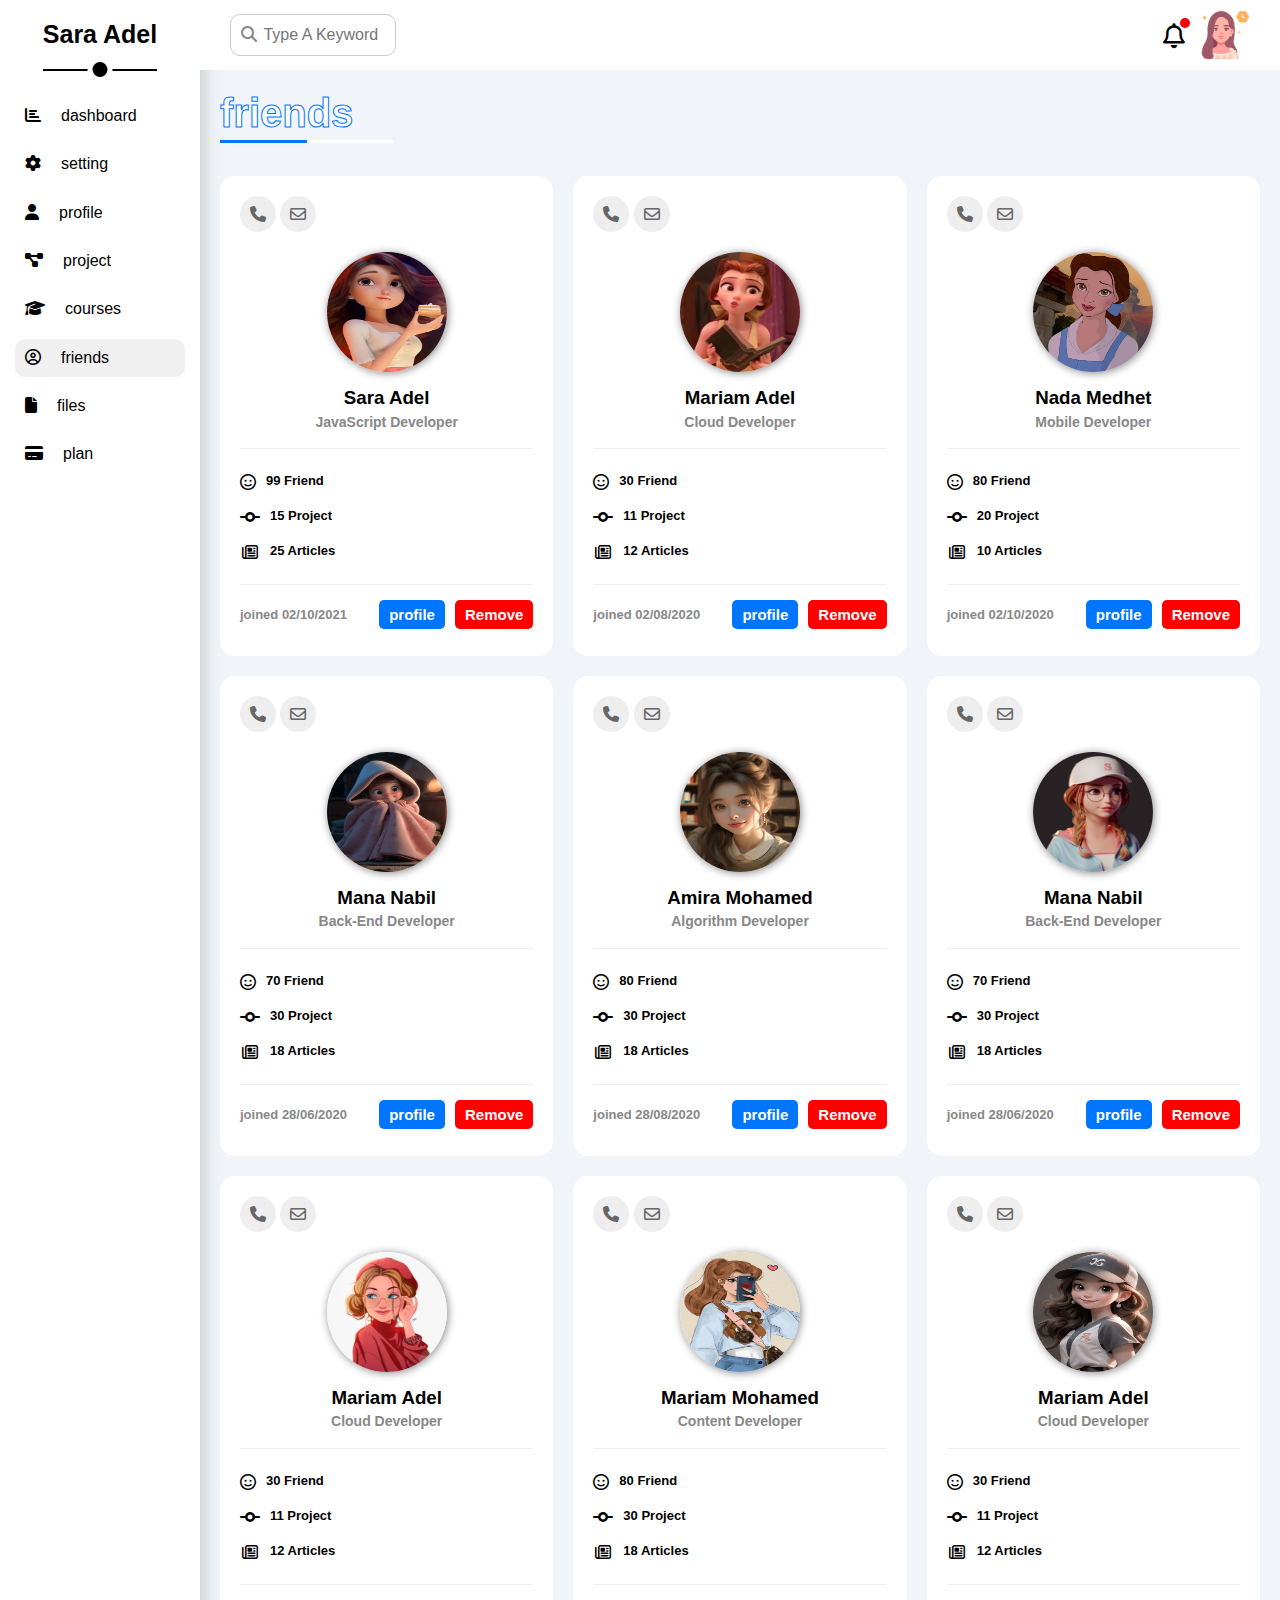
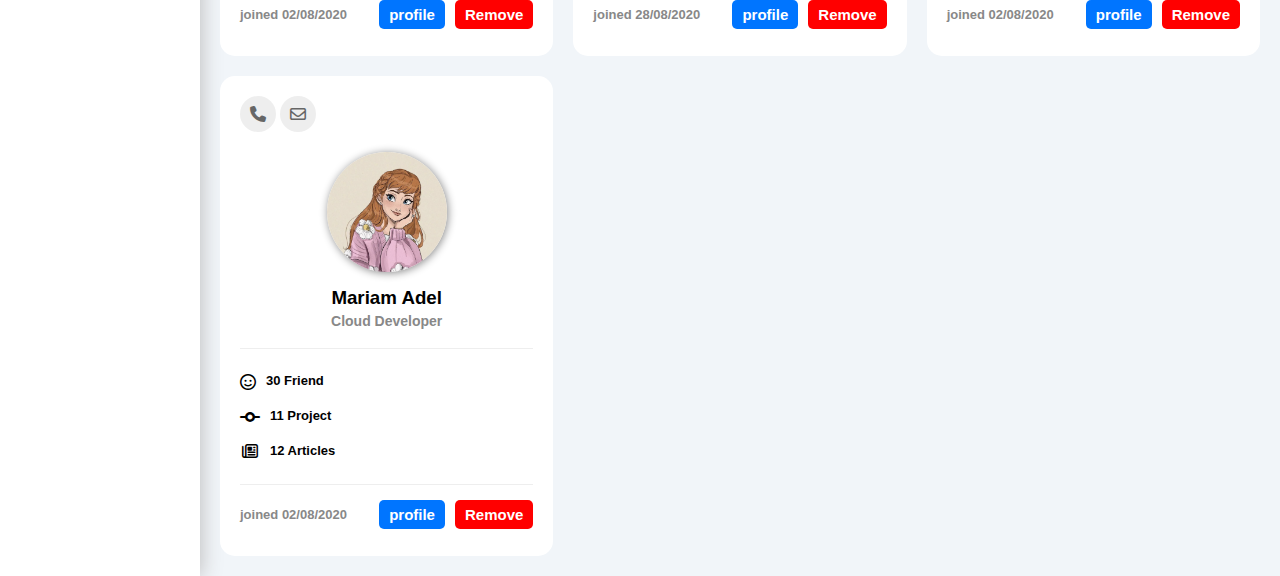
<file: pugjs/friends.html>
<!DOCTYPE html>
<html lang="en">
  <head>
    <meta charset="UTF-8"/>
    <meta name="viewport" content="width=device-width, initial-scale=1.0"/>
    <!-- link Styles File-->
    <link rel="stylesheet" href="../css/website.css"/>
    <link rel="stylesheet" href="../css/normalize.css"/>
    <link rel="stylesheet" href="../css/all.min.css"/>
    <!--  google font-->
    <link rel="preconnect" href="https://fonts.googleapis.com"/>
    <link rel="preconnect" href="https://fonts.gstatic.com" crossorigin="crossorigin"/>
    <link href="https://fonts.googleapis.com/css2?family=Cairo:wght@200;400&amp;amp;display=swap" rel="stylesheet"/>
    <link rel="icon" href="../image/man.png"/>
    <title>friends</title>
  </head>
  <body>
    <div class="scroll"></div>
    <div class="page">
      <div class="list">
        <h3>Sara Adel</h3>
        <ul>
          <li class="dashboard"><a href="../index.html"><i class="fa-solid fa-chart-bar"></i><span>dashboard</span></a></li>
          <li class="setting"><a href="setting.html"><i class="fa-solid fa-gear"></i><span>setting</span></a></li>
          <li class="profile"><a href="profile.html"><i class="fa-solid fa-user"></i><span>profile</span></a></li>
          <li class="project"><a href="project.html"><i class="fa-solid fa-diagram-project"></i><span>project</span></a></li>
          <li class="courses"><a href="courses.html"><i class="fa-solid fa-graduation-cap"></i><span>courses</span></a></li>
          <li class="active"><a href="friends.html"><i class="fa-regular fa-circle-user"></i><span>friends</span></a></li>
          <li class="files"><a href="files.html"><i class="fa-solid fa-file"></i><span>files</span></a></li>
          <li class="plan"><a href="plan.html"><i class="fa-solid fa-credit-card"></i><span>plan</span></a></li>
        </ul>
      </div>
      <div class="friends">
        <!-- Start Header-->
        <div class="header">
          <div class="search"><i class="fa-solid fa-magnifying-glass"></i>
            <input type="text" placeholder="Type A Keyword"/>
          </div>
          <div class="img"><i class="fa-regular fa-bell"></i><img src="../image/beauty.png"/></div>
        </div>
        <!--end Header-->
        
        <div class="fill">
          <h1 data-text="friends">friends</h1>
        </div>
        <div class="content">
          <div class="section">
            <div class="sect"><i class="fa-solid fa-phone"></i>
<i class="fa-regular fa-envelope"></i>
            </div><img src="../image/sara (1).jfif" alt=""/>
            <h3>Sara Adel</h3>
            <h4>JavaScript Developer</h4>
            <div class="number">
              <div class="cont"><i class="fa-regular fa-face-smile"></i>
                <h6>99 Friend</h6>
              </div>
              <div class="cont"><i class="fa-solid fa-code-commit fa-fw"></i>
                <h6>15 Project</h6>
              </div>
              <div class="cont"><i class="fa-regular fa-newspaper fa-fw"></i>
                <h6>25 Articles</h6>
              </div>
            </div>
            <div class="footer">
              <p>joined 02/10/2021</p>
              <div class="link"><a class="profile" href=""> profile</a><a class="remove" href="">Remove </a></div>
            </div>
          </div>
          <div class="section">
            <div class="sect"><i class="fa-solid fa-phone"></i>
<i class="fa-regular fa-envelope"></i>
            </div><img src="../image/sara (2).jfif" alt=""/>
            <h3>Mariam Adel</h3>
            <h4>Cloud Developer</h4>
            <div class="number">
              <div class="cont"><i class="fa-regular fa-face-smile"></i>
                <h6>30 Friend</h6>
              </div>
              <div class="cont"><i class="fa-solid fa-code-commit fa-fw"></i>
                <h6>11 Project</h6>
              </div>
              <div class="cont"><i class="fa-regular fa-newspaper fa-fw"></i>
                <h6>12 Articles</h6>
              </div>
            </div>
            <div class="footer">
              <p>joined 02/08/2020</p>
              <div class="link"><a class="profile" href=""> profile</a><a class="remove" href="">Remove </a></div>
            </div>
          </div>
          <div class="section">
            <div class="sect"><i class="fa-solid fa-phone"></i>
<i class="fa-regular fa-envelope"></i>
            </div><img src="../image/sara (3).jfif" alt=""/>
            <h3>Nada Medhet</h3>
            <h4>Mobile Developer</h4>
            <div class="number">
              <div class="cont"><i class="fa-regular fa-face-smile"></i>
                <h6>80 Friend</h6>
              </div>
              <div class="cont"><i class="fa-solid fa-code-commit fa-fw"></i>
                <h6>20 Project</h6>
              </div>
              <div class="cont"><i class="fa-regular fa-newspaper fa-fw"></i>
                <h6>10 Articles</h6>
              </div>
            </div>
            <div class="footer">
              <p>joined 02/10/2020</p>
              <div class="link"><a class="profile" href=""> profile</a><a class="remove" href="">Remove </a></div>
            </div>
          </div>
          <div class="section">
            <div class="sect"><i class="fa-solid fa-phone"></i>
<i class="fa-regular fa-envelope"></i>
            </div><img src="../image/sara (4).jfif" alt=""/>
            <h3>Mana Nabil</h3>
            <h4>Back-End Developer</h4>
            <div class="number">
              <div class="cont"><i class="fa-regular fa-face-smile"></i>
                <h6>70 Friend</h6>
              </div>
              <div class="cont"><i class="fa-solid fa-code-commit fa-fw"></i>
                <h6>30 Project</h6>
              </div>
              <div class="cont"><i class="fa-regular fa-newspaper fa-fw"></i>
                <h6>18 Articles</h6>
              </div>
            </div>
            <div class="footer">
              <p>joined 28/06/2020</p>
              <div class="link"><a class="profile" href=""> profile</a><a class="remove" href="">Remove </a></div>
            </div>
          </div>
          <div class="section">
            <div class="sect"><i class="fa-solid fa-phone"></i>
<i class="fa-regular fa-envelope"></i>
            </div><img src="../image/sara (5).jfif" alt=""/>
            <h3>Amira Mohamed</h3>
            <h4>Algorithm Developer</h4>
            <div class="number">
              <div class="cont"><i class="fa-regular fa-face-smile"></i>
                <h6>80 Friend</h6>
              </div>
              <div class="cont"><i class="fa-solid fa-code-commit fa-fw"></i>
                <h6>30 Project</h6>
              </div>
              <div class="cont"><i class="fa-regular fa-newspaper fa-fw"></i>
                <h6>18 Articles</h6>
              </div>
            </div>
            <div class="footer">
              <p>joined 28/08/2020</p>
              <div class="link"><a class="profile" href=""> profile</a><a class="remove" href="">Remove </a></div>
            </div>
          </div>
          <div class="section">
            <div class="sect"><i class="fa-solid fa-phone"></i>
<i class="fa-regular fa-envelope"></i>
            </div><img src="../image/sara (6).jfif" alt=""/>
            <h3>Mana Nabil</h3>
            <h4>Back-End Developer</h4>
            <div class="number">
              <div class="cont"><i class="fa-regular fa-face-smile"></i>
                <h6>70 Friend</h6>
              </div>
              <div class="cont"><i class="fa-solid fa-code-commit fa-fw"></i>
                <h6>30 Project</h6>
              </div>
              <div class="cont"><i class="fa-regular fa-newspaper fa-fw"></i>
                <h6>18 Articles</h6>
              </div>
            </div>
            <div class="footer">
              <p>joined 28/06/2020</p>
              <div class="link"><a class="profile" href=""> profile</a><a class="remove" href="">Remove </a></div>
            </div>
          </div>
          <div class="section">
            <div class="sect"><i class="fa-solid fa-phone"></i>
<i class="fa-regular fa-envelope"></i>
            </div><img src="../image/sara (7).jfif" alt=""/>
            <h3>Mariam Adel</h3>
            <h4>Cloud Developer</h4>
            <div class="number">
              <div class="cont"><i class="fa-regular fa-face-smile"></i>
                <h6>30 Friend</h6>
              </div>
              <div class="cont"><i class="fa-solid fa-code-commit fa-fw"></i>
                <h6>11 Project</h6>
              </div>
              <div class="cont"><i class="fa-regular fa-newspaper fa-fw"></i>
                <h6>12 Articles</h6>
              </div>
            </div>
            <div class="footer">
              <p>joined 02/08/2020</p>
              <div class="link"><a class="profile" href=""> profile</a><a class="remove" href="">Remove </a></div>
            </div>
          </div>
          <div class="section">
            <div class="sect"><i class="fa-solid fa-phone"></i>
<i class="fa-regular fa-envelope"></i>
            </div><img src="../image/sara (8).jfif" alt=""/>
            <h3>Mariam Mohamed</h3>
            <h4>Content Developer</h4>
            <div class="number">
              <div class="cont"><i class="fa-regular fa-face-smile"></i>
                <h6>80 Friend</h6>
              </div>
              <div class="cont"><i class="fa-solid fa-code-commit fa-fw"></i>
                <h6>30 Project</h6>
              </div>
              <div class="cont"><i class="fa-regular fa-newspaper fa-fw"></i>
                <h6>18 Articles</h6>
              </div>
            </div>
            <div class="footer">
              <p>joined 28/08/2020</p>
              <div class="link"><a class="profile" href=""> profile</a><a class="remove" href="">Remove </a></div>
            </div>
          </div>
          <div class="section">
            <div class="sect"><i class="fa-solid fa-phone"></i>
<i class="fa-regular fa-envelope"></i>
            </div><img src="../image/sara (9).jfif" alt=""/>
            <h3>Mariam Adel</h3>
            <h4>Cloud Developer</h4>
            <div class="number">
              <div class="cont"><i class="fa-regular fa-face-smile"></i>
                <h6>30 Friend</h6>
              </div>
              <div class="cont"><i class="fa-solid fa-code-commit fa-fw"></i>
                <h6>11 Project</h6>
              </div>
              <div class="cont"><i class="fa-regular fa-newspaper fa-fw"></i>
                <h6>12 Articles</h6>
              </div>
            </div>
            <div class="footer">
              <p>joined 02/08/2020</p>
              <div class="link"><a class="profile" href=""> profile</a><a class="remove" href="">Remove </a></div>
            </div>
          </div>
          <div class="section">
            <div class="sect"><i class="fa-solid fa-phone"></i>
<i class="fa-regular fa-envelope"></i>
            </div><img src="../image/sara (10).jfif" alt=""/>
            <h3>Mariam Adel</h3>
            <h4>Cloud Developer</h4>
            <div class="number">
              <div class="cont"><i class="fa-regular fa-face-smile"></i>
                <h6>30 Friend</h6>
              </div>
              <div class="cont"><i class="fa-solid fa-code-commit fa-fw"></i>
                <h6>11 Project</h6>
              </div>
              <div class="cont"><i class="fa-regular fa-newspaper fa-fw"></i>
                <h6>12 Articles</h6>
              </div>
            </div>
            <div class="footer">
              <p>joined 02/08/2020</p>
              <div class="link"><a class="profile" href=""> profile</a><a class="remove" href="">Remove </a></div>
            </div>
          </div>
        </div>
      </div>         
      <script src="../main.js"></script>
    </div>
  </body>
</html>
</file>
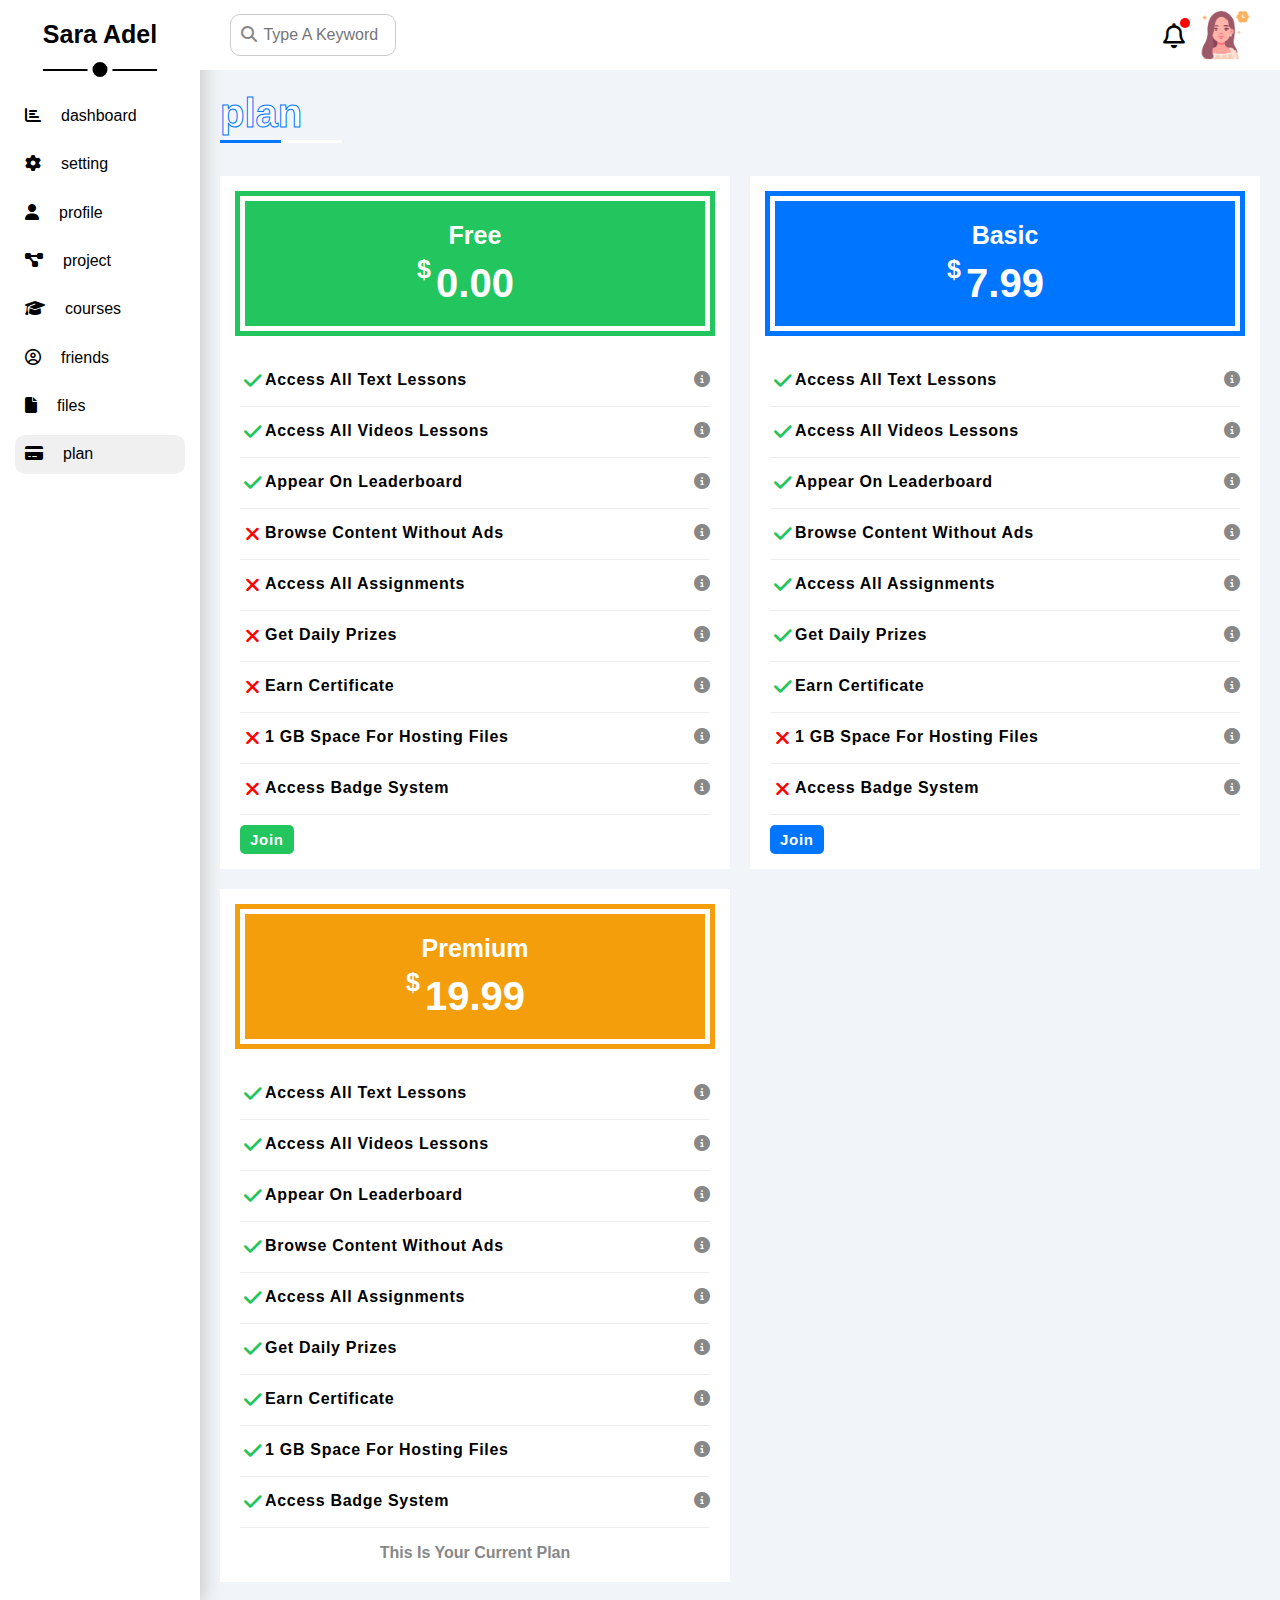
<file: pugjs/plan.html>
<!DOCTYPE html>
<html lang="en">
  <head>
    <meta charset="UTF-8"/>
    <meta name="viewport" content="width=device-width, initial-scale=1.0"/>
    <!-- link Styles File-->
    <link rel="stylesheet" href="../css/website.css"/>
    <link rel="stylesheet" href="../css/normalize.css"/>
    <link rel="stylesheet" href="../css/all.min.css"/>
    <!--  google font-->
    <link rel="preconnect" href="https://fonts.googleapis.com"/>
    <link rel="preconnect" href="https://fonts.gstatic.com" crossorigin="crossorigin"/>
    <link href="https://fonts.googleapis.com/css2?family=Cairo:wght@200;400&amp;amp;display=swap" rel="stylesheet"/>
    <link rel="icon" href="../image/man.png"/>
    <title>plan</title>
  </head>
  <body>
    <div class="scroll"></div>
    <div class="page">
      <div class="list">
        <h3>Sara Adel</h3>
        <ul>
          <li class="dashboard"><a href="../index.html"><i class="fa-solid fa-chart-bar"></i><span>dashboard</span></a></li>
          <li class="setting"><a href="setting.html"><i class="fa-solid fa-gear"></i><span>setting</span></a></li>
          <li class="profile"><a href="profile.html"><i class="fa-solid fa-user"></i><span>profile</span></a></li>
          <li class="project"><a href="project.html"><i class="fa-solid fa-diagram-project"></i><span>project</span></a></li>
          <li class="courses"><a href="courses.html"><i class="fa-solid fa-graduation-cap"></i><span>courses</span></a></li>
          <li class="friends"><a href="friends.html"><i class="fa-regular fa-circle-user"></i><span>friends</span></a></li>
          <li class="files"><a href="files.html"><i class="fa-solid fa-file"></i><span>files</span></a></li>
          <li class="active"><a href="plan.html"><i class="fa-solid fa-credit-card"></i><span>plan</span></a></li>
        </ul>
      </div>
      <div class="plan">
        <!-- Start Header-->
        <div class="header">
          <div class="search"><i class="fa-solid fa-magnifying-glass"></i>
            <input type="text" placeholder="Type A Keyword"/>
          </div>
          <div class="img"><i class="fa-regular fa-bell"></i><img src="../image/beauty.png"/></div>
        </div>
        <!--end Header-->
        
        <div class="fill">
          <h1 data-text="plan">plan</h1>
        </div>
        <div class="content">
          <div class="section">
            <div class="cont green">
              <h2>Free</h2>
              <p>0.00<span>$</span></p>
            </div>
            <ul>
              <li><i class="fa-solid fa-check fa-fw yes"></i><span>Access All Text Lessons</span><i class="fa-solid fa-circle-info help"></i>
              </li>
              
              <li><i class="fa-solid fa-check fa-fw yes"></i><span>Access All Videos Lessons</span><i class="fa-solid fa-circle-info help"></i>
              </li>
              
              <li><i class="fa-solid fa-check fa-fw yes"></i><span>Appear On Leaderboard</span><i class="fa-solid fa-circle-info help"></i>
              </li>
              
              <li><i class="fa-solid fa-xmark fa-fw"></i><span>Browse Content Without Ads</span><i class="fa-solid fa-circle-info help"></i>
              </li>
              
              <li><i class="fa-solid fa-xmark fa-fw"></i><span>Access All Assignments</span><i class="fa-solid fa-circle-info help"></i>
              </li>
              
              <li><i class="fa-solid fa-xmark fa-fw"></i><span>Get Daily Prizes</span><i class="fa-solid fa-circle-info help"></i>
              </li>
              
              <li><i class="fa-solid fa-xmark fa-fw"></i><span>Earn Certificate</span><i class="fa-solid fa-circle-info help"></i>
              </li>
              
              <li><i class="fa-solid fa-xmark fa-fw"></i><span>1 GB Space For Hosting Files</span><i class="fa-solid fa-circle-info help"></i>
              </li>
              
              <li><i class="fa-solid fa-xmark fa-fw"></i><span>Access Badge System</span><i class="fa-solid fa-circle-info help"></i>
              </li>
              
            </ul><a class="green" href="">Join</a>
          </div>
          <div class="section">
            <div class="cont blue">
              <h2>Basic</h2>
              <p>7.99<span>$</span></p>
            </div>
            <ul>
              <li><i class="fa-solid fa-check fa-fw yes"></i><span>Access All Text Lessons</span><i class="fa-solid fa-circle-info help"></i>
              </li>
              
              <li><i class="fa-solid fa-check fa-fw yes"></i><span>Access All Videos Lessons</span><i class="fa-solid fa-circle-info help"></i>
              </li>
              
              <li><i class="fa-solid fa-check fa-fw yes"></i><span>Appear On Leaderboard</span><i class="fa-solid fa-circle-info help"></i>
              </li>
              
              <li><i class="fa-solid fa-check fa-fw yes"></i><span>Browse Content Without Ads</span><i class="fa-solid fa-circle-info help"></i>
              </li>
              
              <li><i class="fa-solid fa-check fa-fw yes"></i><span>Access All Assignments</span><i class="fa-solid fa-circle-info help"></i>
              </li>
              
              <li><i class="fa-solid fa-check fa-fw yes"></i><span>Get Daily Prizes</span><i class="fa-solid fa-circle-info help"></i>
              </li>
              
              <li><i class="fa-solid fa-check fa-fw yes"></i><span>Earn Certificate</span><i class="fa-solid fa-circle-info help"></i>
              </li>
              
              <li><i class="fa-solid fa-xmark fa-fw"></i><span>1 GB Space For Hosting Files</span><i class="fa-solid fa-circle-info help"></i>
              </li>
              
              <li><i class="fa-solid fa-xmark fa-fw"></i><span>Access Badge System</span><i class="fa-solid fa-circle-info help"></i>
              </li>
              
            </ul><a class="blue" href="">Join</a>
          </div>
          <div class="section">
            <div class="cont yellow">
              <h2>Premium</h2>
              <p>19.99<span>$</span></p>
            </div>
            <ul>
              <li><i class="fa-solid fa-check fa-fw yes"></i><span>Access All Text Lessons</span><i class="fa-solid fa-circle-info help"></i>
              </li>
              
              <li><i class="fa-solid fa-check fa-fw yes"></i><span>Access All Videos Lessons</span><i class="fa-solid fa-circle-info help"></i>
              </li>
              
              <li><i class="fa-solid fa-check fa-fw yes"></i><span>Appear On Leaderboard</span><i class="fa-solid fa-circle-info help"></i>
              </li>
              
              <li><i class="fa-solid fa-check fa-fw yes"></i><span>Browse Content Without Ads</span><i class="fa-solid fa-circle-info help"></i>
              </li>
              
              <li><i class="fa-solid fa-check fa-fw yes"></i><span>Access All Assignments</span><i class="fa-solid fa-circle-info help"></i>
              </li>
              
              <li><i class="fa-solid fa-check fa-fw yes"></i><span>Get Daily Prizes</span><i class="fa-solid fa-circle-info help"></i>
              </li>
              
              <li><i class="fa-solid fa-check fa-fw yes"></i><span>Earn Certificate</span><i class="fa-solid fa-circle-info help"></i>
              </li>
              
              <li><i class="fa-solid fa-check fa-fw yes"></i><span>1 GB Space For Hosting Files</span><i class="fa-solid fa-circle-info help"></i>
              </li>
              
              <li><i class="fa-solid fa-check fa-fw yes"></i><span>Access Badge System</span><i class="fa-solid fa-circle-info help"></i>
              </li>
              
            </ul>
            <h4>This Is Your Current Plan</h4>
          </div>
        </div>
      </div>         
      <script src="../main.js"></script>
    </div>
  </body>
</html>
</file>
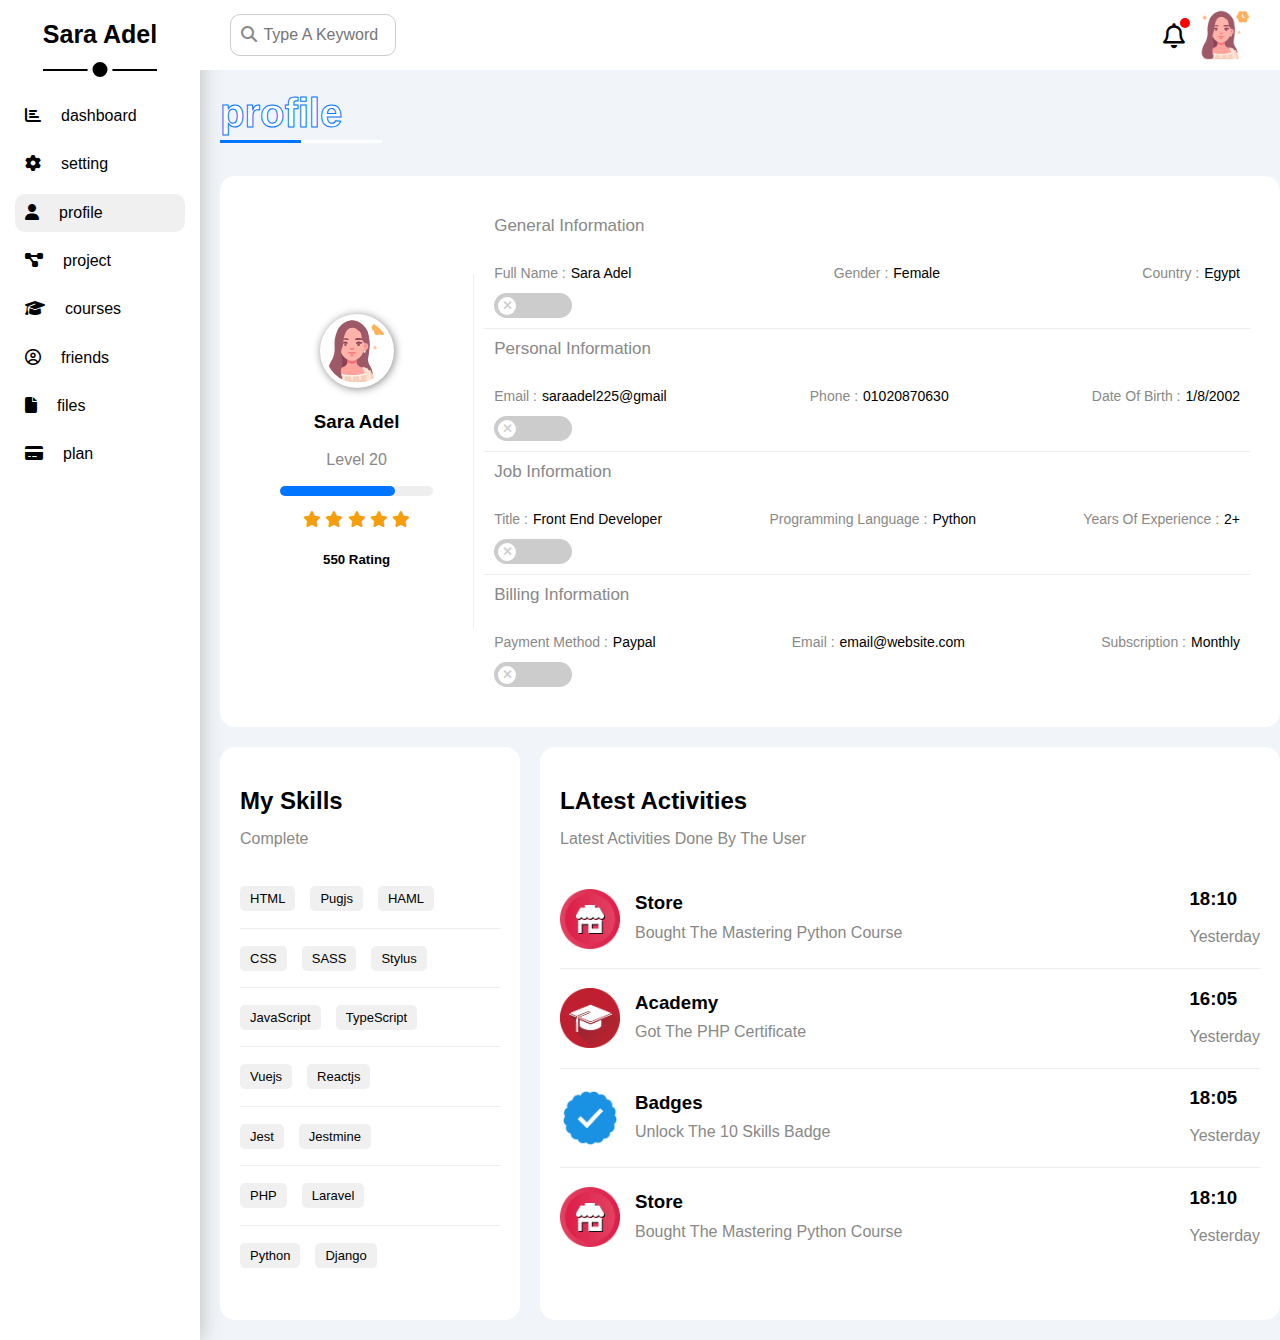
<file: pugjs/profile.html>
<!DOCTYPE html>
<html lang="en">
  <head>
    <meta charset="UTF-8"/>
    <meta name="viewport" content="width=device-width, initial-scale=1.0"/>
    <!-- link Styles File-->
    <link rel="stylesheet" href="../css/website.css"/>
    <link rel="stylesheet" href="../css/normalize.css"/>
    <link rel="stylesheet" href="../css/all.min.css"/>
    <!--  google font-->
    <link rel="preconnect" href="https://fonts.googleapis.com"/>
    <link rel="preconnect" href="https://fonts.gstatic.com" crossorigin="crossorigin"/>
    <link href="https://fonts.googleapis.com/css2?family=Cairo:wght@200;400&amp;amp;display=swap" rel="stylesheet"/>
    <link rel="icon" href="../image/man.png"/>
    <title>profile</title>
  </head>
  <body>
    <div class="scroll"></div>
    <div class="page">
      <div class="list">
        <h3>Sara Adel</h3>
        <ul>
          <li class="dashboard"><a href="../index.html"><i class="fa-solid fa-chart-bar"></i><span>dashboard</span></a></li>
          <li class="setting"><a href="setting.html"><i class="fa-solid fa-gear"></i><span>setting</span></a></li>
          <li class="active"><a href="profile.html"><i class="fa-solid fa-user"></i><span>profile</span></a></li>
          <li class="project"><a href="project.html"><i class="fa-solid fa-diagram-project"></i><span>project</span></a></li>
          <li class="courses"><a href="courses.html"><i class="fa-solid fa-graduation-cap"></i><span>courses</span></a></li>
          <li class="friends"><a href="friends.html"><i class="fa-regular fa-circle-user"></i><span>friends</span></a></li>
          <li class="files"><a href="files.html"><i class="fa-solid fa-file"></i><span>files</span></a></li>
          <li class="plan"><a href="plan.html"><i class="fa-solid fa-credit-card"></i><span>plan</span></a></li>
        </ul>
      </div>
      <div class="profile">
        <!-- Start Header-->
        <div class="header">
          <div class="search"><i class="fa-solid fa-magnifying-glass"></i>
            <input type="text" placeholder="Type A Keyword"/>
          </div>
          <div class="img"><i class="fa-regular fa-bell"></i><img src="../image/beauty.png"/></div>
        </div>
        <!--end Header-->
        
        <div class="fill">
          <h1 data-text="profile">profile</h1>
        </div>
        <div class="content">
          <div class="section1">
            <div class="cont1"><img src="../image/beauty.png" alt="">
              <h3>Sara Adel</h3>
              <h4>Level 20</h4>
              <div class="scil"></div><i class="fa-solid fa-star c-orange fs-13"></i>
              <i class="fa-solid fa-star c-orange fs-13"></i>
              <i class="fa-solid fa-star c-orange fs-13"></i>
              <i class="fa-solid fa-star c-orange fs-13"></i>
              <i class="fa-solid fa-star c-orange fs-13"></i>
              
              <h5>550 Rating</h5>
            </div>
            <div class="cont2">
              <div class="sect">
                <h4>General Information</h4>
                <div class="divFlex">
                  <p>Full Name :<span>Sara Adel</span></p>
                  <p>Gender :<span>Female</span></p>
                  <p>Country :<span>Egypt</span></p>
                </div><label>
<input class="toggle-checkbox" type="checkbox">
<div class="toggle-switch"> </div>
</label>
              </div>
              <div class="sect">
                <h4>Personal Information</h4>
                <div class="divFlex">
                  <p>Email :<span>saraadel225@gmail</span></p>
                  <p>Phone :<span>01020870630</span></p>
                  <p>Date Of Birth :<span>1/8/2002</span></p>
                </div><label>
<input class="toggle-checkbox" type="checkbox">
<div class="toggle-switch"> </div>
</label>
              </div>
              <div class="sect">
                <h4>Job Information</h4>
                <div class="divFlex">
                  <p>Title :<span>Front End Developer</span></p>
                  <p>Programming Language :<span>Python</span></p>
                  <p>Years Of Experience :<span>2+</span></p>
                </div><label>
<input class="toggle-checkbox" type="checkbox">
<div class="toggle-switch"> </div>
</label>
              </div>
              <div class="sect">
                <h4>Billing Information</h4>
                <div class="divFlex">
                  <p>Payment Method :<span>Paypal</span></p>
                  <p>Email :<span>email@website.com</span></p>
                  <p>Subscription :<span>Monthly</span></p>
                </div><label>
<input class="toggle-checkbox" type="checkbox">
<div class="toggle-switch"> </div>
</label>
              </div>
            </div>
          </div>
          <div class="section2">
            <h2>My Skills</h2>
            <h4>Complete</h4>
            <ul> 
              <li> <span class="span">HTML</span><span class="span">Pugjs</span><span class="span">HAML</span></li>
              <li> <span class="span">CSS</span><span class="span">SASS</span><span class="span">Stylus</span></li>
              <li> <span class="span">JavaScript</span><span class="span">TypeScript</span></li>
              <li> <span class="span">Vuejs</span><span class="span">Reactjs</span></li>
              <li> <span class="span">Jest</span><span class="span">Jestmine</span></li>
              <li> <span class="span">PHP</span><span class="span">Laravel</span></li>
              <li> <span class="span">Python</span><span class="span">Django</span></li>
            </ul>
          </div>
          <div class="section3">
            <h2>LAtest Activities </h2>
            <h4>Latest Activities Done By The User</h4>
            <div class="cont"> 
              <div class="sect"><img src="../image/activity-01.png" alt="">
                <div class="word"> 
                  <h3>Store </h3>
                  <h4>Bought The Mastering Python Course</h4>
                </div>
              </div>
              <div class="date"> 
                <h3>18:10 </h3>
                <h4>Yesterday</h4>
              </div>
            </div>
            <div class="cont"> 
              <div class="sect"><img src="../image/activity-02.png" alt="">
                <div class="word"> 
                  <h3>Academy</h3>
                  <h4>Got The PHP Certificate</h4>
                </div>
              </div>
              <div class="date"> 
                <h3>16:05 </h3>
                <h4>Yesterday</h4>
              </div>
            </div>
            <div class="cont"> 
              <div class="sect"><img src="../image/activity-03.png" alt="">
                <div class="word"> 
                  <h3>Badges</h3>
                  <h4>Unlock The 10 Skills Badge</h4>
                </div>
              </div>
              <div class="date"> 
                <h3>18:05 </h3>
                <h4>Yesterday</h4>
              </div>
            </div>
            <div class="cont"> 
              <div class="sect"><img src="../image/activity-01.png" alt="">
                <div class="word"> 
                  <h3>Store </h3>
                  <h4>Bought The Mastering Python Course</h4>
                </div>
              </div>
              <div class="date"> 
                <h3>18:10 </h3>
                <h4>Yesterday</h4>
              </div>
            </div>
          </div>
        </div>
      </div>
      <script src="../main.js"></script>
    </div>
  </body>
</html>
</file>
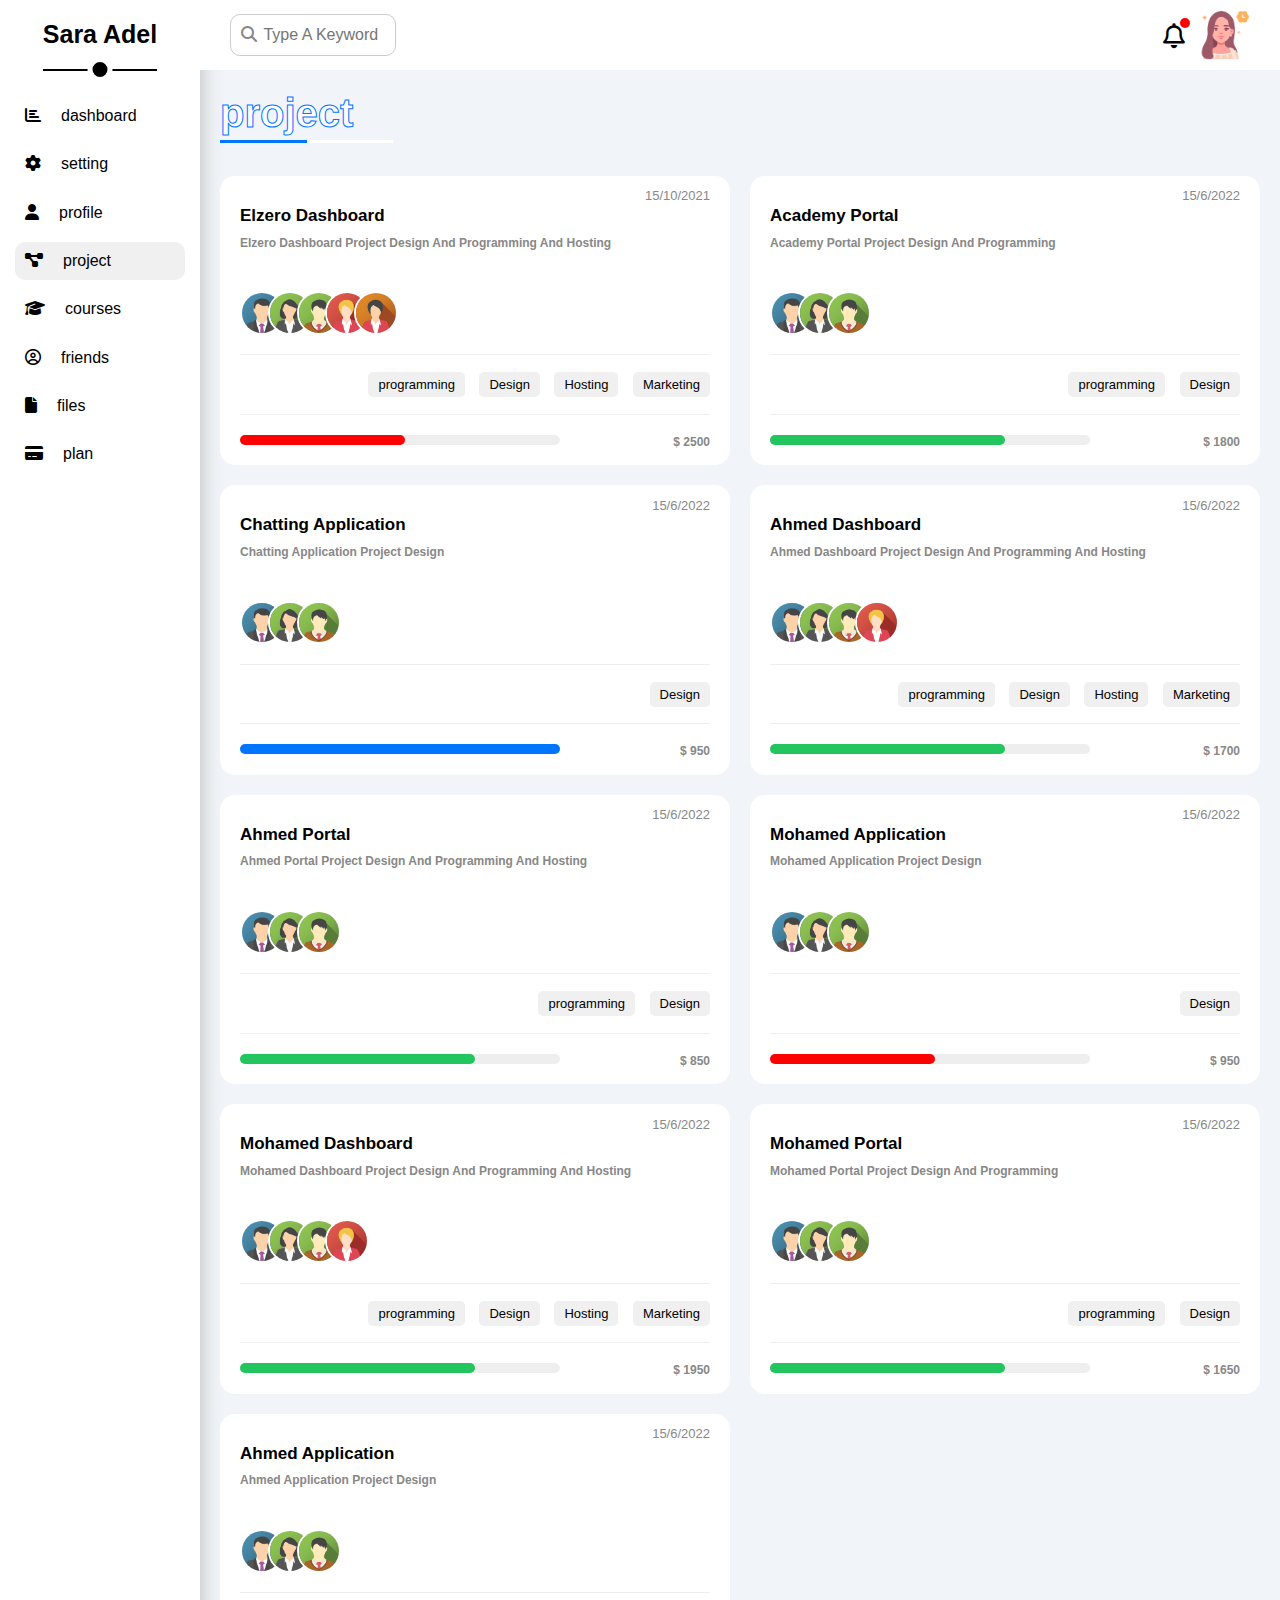
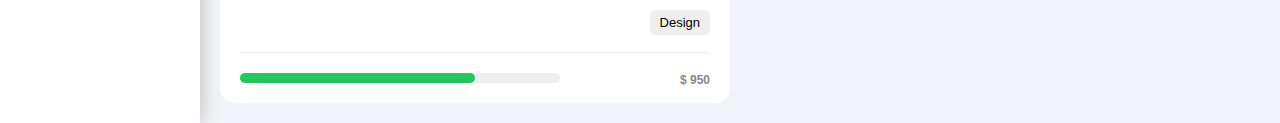
<file: pugjs/project.html>
<!DOCTYPE html>
<html lang="en">
  <head>
    <meta charset="UTF-8"/>
    <meta name="viewport" content="width=device-width, initial-scale=1.0"/>
    <!-- link Styles File-->
    <link rel="stylesheet" href="../css/website.css"/>
    <link rel="stylesheet" href="../css/normalize.css"/>
    <link rel="stylesheet" href="../css/all.min.css"/>
    <!--  google font-->
    <link rel="preconnect" href="https://fonts.googleapis.com"/>
    <link rel="preconnect" href="https://fonts.gstatic.com" crossorigin="crossorigin"/>
    <link href="https://fonts.googleapis.com/css2?family=Cairo:wght@200;400&amp;amp;display=swap" rel="stylesheet"/>
    <link rel="icon" href="../image/man.png"/>
    <title>project</title>
  </head>
  <body>
    <div class="scroll"></div>
    <div class="page">
      <div class="list">
        <h3>Sara Adel</h3>
        <ul>
          <li class="dashboard"><a href="../index.html"><i class="fa-solid fa-chart-bar"></i><span>dashboard</span></a></li>
          <li class="setting"><a href="setting.html"><i class="fa-solid fa-gear"></i><span>setting</span></a></li>
          <li class="profile"><a href="profile.html"><i class="fa-solid fa-user"></i><span>profile</span></a></li>
          <li class="active"><a href="project.html"><i class="fa-solid fa-diagram-project"></i><span>project</span></a></li>
          <li class="courses"><a href="courses.html"><i class="fa-solid fa-graduation-cap"></i><span>courses</span></a></li>
          <li class="friends"><a href="friends.html"><i class="fa-regular fa-circle-user"></i><span>friends</span></a></li>
          <li class="files"><a href="files.html"><i class="fa-solid fa-file"></i><span>files</span></a></li>
          <li class="plan"><a href="plan.html"><i class="fa-solid fa-credit-card"></i><span>plan</span></a></li>
        </ul>
      </div>
      <div class="project">
        <!-- Start Header-->
        <div class="header">
          <div class="search"><i class="fa-solid fa-magnifying-glass"></i>
            <input type="text" placeholder="Type A Keyword"/>
          </div>
          <div class="img"><i class="fa-regular fa-bell"></i><img src="../image/beauty.png"/></div>
        </div>
        <!--end Header-->
        
        <div class="fill">
          <h1 data-text="project">project</h1>
        </div>
        <div class="content">
          <div class="section">
            <div class="headCont"> 
              <h2>Elzero Dashboard</h2>
              <p>15/10/2021</p>
            </div>
            <h4>Elzero Dashboard Project Design And Programming And Hosting</h4>
            <div class="imgCont">
              
              <img src="../image/team-01.png" alt=""/>
              <img src="../image/team-02.png" alt=""/>
              <img src="../image/team-03.png" alt=""/>
              <img src="../image/team-04.png" alt=""/>
              <img src="../image/team-05.png" alt=""/>
              
            </div>
            <div class="skills">
              
              <span class="span">programming</span>
              <span class="span">Design</span>
              <span class="span">Hosting</span>
              <span class="span">Marketing</span>
              
            </div>
            <div class="footCont">
              <div class="scil red"></div>
              <h4>$ 2500</h4>
            </div>
          </div>
          <div class="section">
            <div class="headCont"> 
              <h2>Academy Portal</h2>
              <p>15/6/2022</p>
            </div>
            <h4>Academy Portal Project Design And Programming</h4>
            <div class="imgCont">
              
              <img src="../image/team-01.png" alt=""/>
              <img src="../image/team-02.png" alt=""/>
              <img src="../image/team-03.png" alt=""/>
              
            </div>
            <div class="skills">
              
              <span class="span">programming</span>
              <span class="span">Design</span>
              
            </div>
            <div class="footCont">
              <div class="scil green"></div>
              <h4>$ 1800</h4>
            </div>
          </div>
          <div class="section">
            <div class="headCont"> 
              <h2>Chatting Application</h2>
              <p>15/6/2022</p>
            </div>
            <h4>Chatting Application Project Design</h4>
            <div class="imgCont">
              
              <img src="../image/team-01.png" alt=""/>
              <img src="../image/team-02.png" alt=""/>
              <img src="../image/team-03.png" alt=""/>
              
            </div>
            <div class="skills">
              
              <span class="span">Design</span>
              
            </div>
            <div class="footCont">
              <div class="scil blue"></div>
              <h4>$ 950</h4>
            </div>
          </div>
          <div class="section">
            <div class="headCont"> 
              <h2>Ahmed Dashboard</h2>
              <p>15/6/2022</p>
            </div>
            <h4>Ahmed Dashboard Project Design And Programming And Hosting</h4>
            <div class="imgCont">
              
              <img src="../image/team-01.png" alt=""/>
              <img src="../image/team-02.png" alt=""/>
              <img src="../image/team-03.png" alt=""/>
              <img src="../image/team-04.png" alt=""/>
              
            </div>
            <div class="skills">
              
              <span class="span">programming</span>
              <span class="span">Design</span>
              <span class="span">Hosting</span>
              <span class="span">Marketing</span>
              
            </div>
            <div class="footCont">
              <div class="scil green"></div>
              <h4>$ 1700</h4>
            </div>
          </div>
          <div class="section">
            <div class="headCont"> 
              <h2>Ahmed Portal</h2>
              <p>15/6/2022</p>
            </div>
            <h4>Ahmed Portal Project Design And Programming And Hosting</h4>
            <div class="imgCont">
              
              <img src="../image/team-01.png" alt=""/>
              <img src="../image/team-02.png" alt=""/>
              <img src="../image/team-03.png" alt=""/>
              
            </div>
            <div class="skills">
              
              <span class="span">programming</span>
              <span class="span">Design</span>
              
            </div>
            <div class="footCont">
              <div class="scil green"></div>
              <h4>$ 850</h4>
            </div>
          </div>
          <div class="section">
            <div class="headCont"> 
              <h2>Mohamed Application</h2>
              <p>15/6/2022</p>
            </div>
            <h4>Mohamed Application Project Design</h4>
            <div class="imgCont">
              
              <img src="../image/team-01.png" alt=""/>
              <img src="../image/team-02.png" alt=""/>
              <img src="../image/team-03.png" alt=""/>
              
            </div>
            <div class="skills">
              
              <span class="span">Design</span>
              
            </div>
            <div class="footCont">
              <div class="scil red"></div>
              <h4>$ 950</h4>
            </div>
          </div>
          <div class="section">
            <div class="headCont"> 
              <h2>Mohamed Dashboard</h2>
              <p>15/6/2022</p>
            </div>
            <h4>Mohamed Dashboard Project Design And Programming And Hosting</h4>
            <div class="imgCont">
              
              <img src="../image/team-01.png" alt=""/>
              <img src="../image/team-02.png" alt=""/>
              <img src="../image/team-03.png" alt=""/>
              <img src="../image/team-04.png" alt=""/>
              
            </div>
            <div class="skills">
              
              <span class="span">programming</span>
              <span class="span">Design</span>
              <span class="span">Hosting</span>
              <span class="span">Marketing</span>
              
            </div>
            <div class="footCont">
              <div class="scil green"></div>
              <h4>$ 1950</h4>
            </div>
          </div>
          <div class="section">
            <div class="headCont"> 
              <h2>Mohamed Portal</h2>
              <p>15/6/2022</p>
            </div>
            <h4>Mohamed Portal Project Design And Programming</h4>
            <div class="imgCont">
              
              <img src="../image/team-01.png" alt=""/>
              <img src="../image/team-02.png" alt=""/>
              <img src="../image/team-03.png" alt=""/>
              
            </div>
            <div class="skills">
              
              <span class="span">programming</span>
              <span class="span">Design</span>
              
            </div>
            <div class="footCont">
              <div class="scil green"></div>
              <h4>$ 1650</h4>
            </div>
          </div>
          <div class="section">
            <div class="headCont"> 
              <h2>Ahmed Application</h2>
              <p>15/6/2022</p>
            </div>
            <h4>Ahmed Application Project Design</h4>
            <div class="imgCont">
              
              <img src="../image/team-01.png" alt=""/>
              <img src="../image/team-02.png" alt=""/>
              <img src="../image/team-03.png" alt=""/>
              
            </div>
            <div class="skills">
              
              <span class="span">Design</span>
              
            </div>
            <div class="footCont">
              <div class="scil green"></div>
              <h4>$ 950</h4>
            </div>
          </div>
        </div>
      </div>
    </div>         
    <script src="../main.js"></script>
  </body>
</html>
</file>
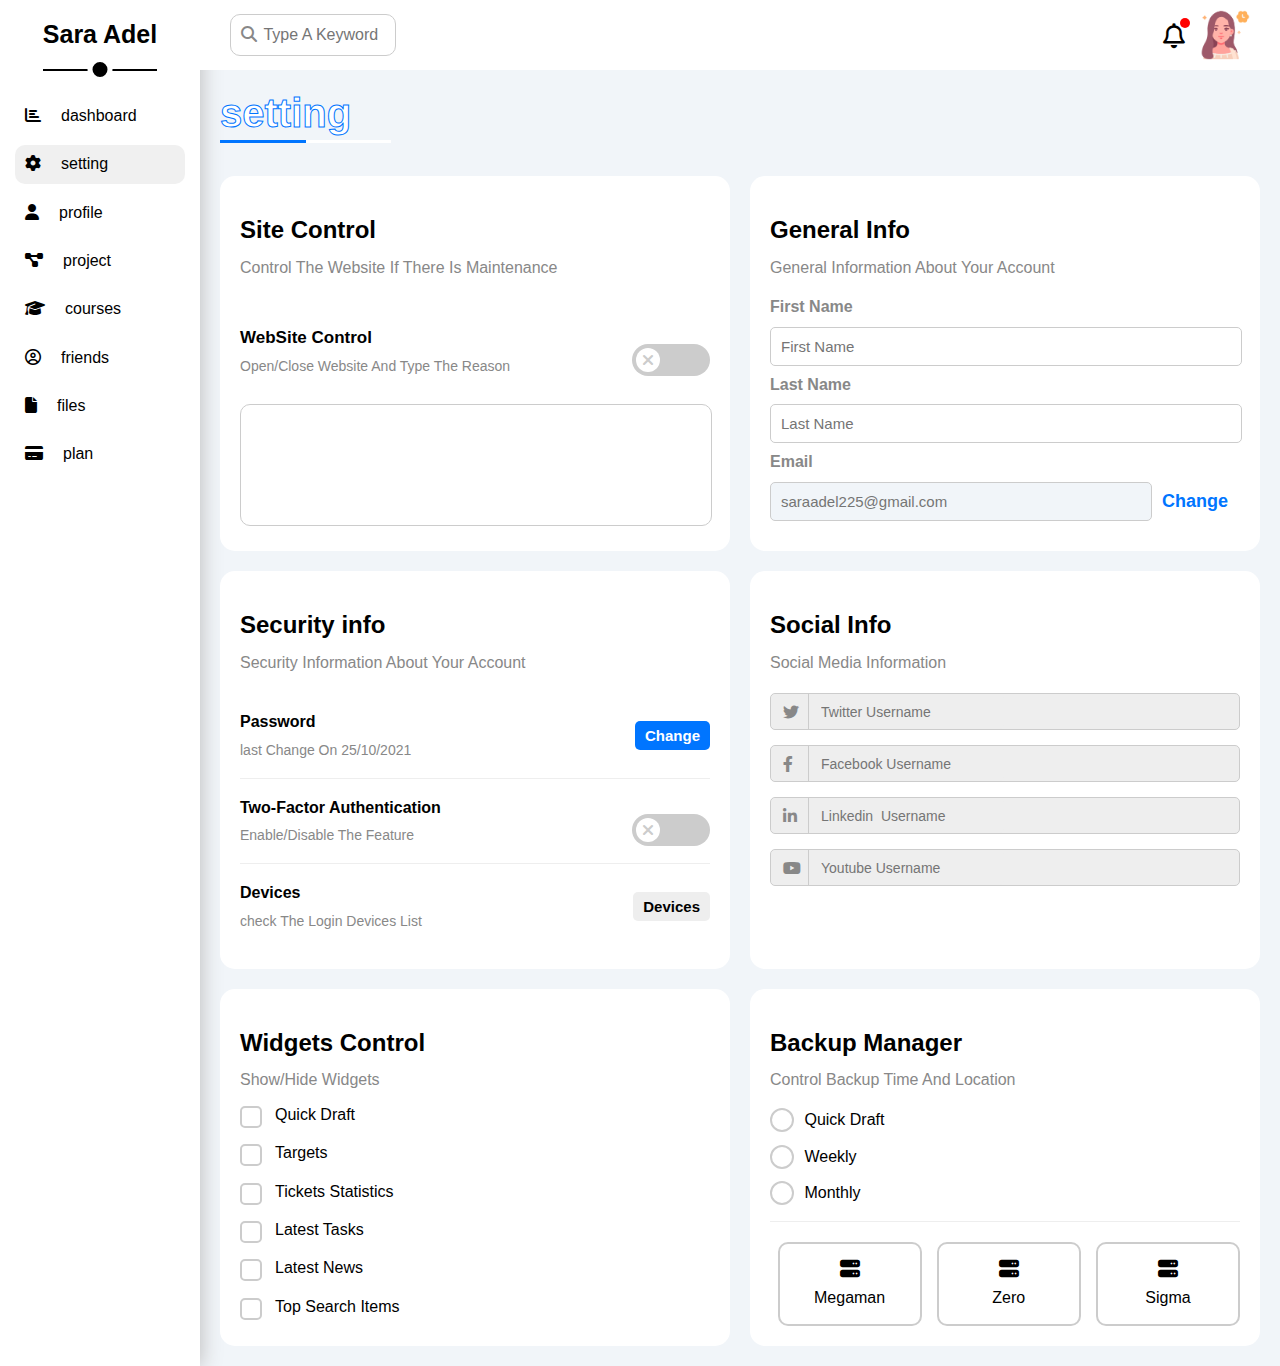
<file: pugjs/setting.html>
<!DOCTYPE html>
<html lang="en">
  <head>
    <meta charset="UTF-8"/>
    <meta name="viewport" content="width=device-width, initial-scale=1.0"/>
    <!-- link Styles File-->
    <link rel="stylesheet" href="../css/website.css"/>
    <link rel="stylesheet" href="../css/normalize.css"/>
    <link rel="stylesheet" href="../css/all.min.css"/>
    <!--  google font-->
    <link rel="preconnect" href="https://fonts.googleapis.com"/>
    <link rel="preconnect" href="https://fonts.gstatic.com" crossorigin="crossorigin"/>
    <link href="https://fonts.googleapis.com/css2?family=Cairo:wght@200;400&amp;amp;display=swap" rel="stylesheet"/>
    <link rel="icon" href="../image/man.png"/>
    <title>setting</title>
  </head>
  <body>
    <div class="scroll"></div>
    <div class="page">
      <div class="list">
        <h3>Sara Adel</h3>
        <ul>
          <li class="dashboard"><a href="../index.html"><i class="fa-solid fa-chart-bar"></i><span>dashboard</span></a></li>
          <li class="active"><a href="setting.html"><i class="fa-solid fa-gear"></i><span>setting</span></a></li>
          <li class="profile"><a href="profile.html"><i class="fa-solid fa-user"></i><span>profile</span></a></li>
          <li class="project"><a href="project.html"><i class="fa-solid fa-diagram-project"></i><span>project</span></a></li>
          <li class="courses"><a href="courses.html"><i class="fa-solid fa-graduation-cap"></i><span>courses</span></a></li>
          <li class="friends"><a href="friends.html"><i class="fa-regular fa-circle-user"></i><span>friends</span></a></li>
          <li class="files"><a href="files.html"><i class="fa-solid fa-file"></i><span>files</span></a></li>
          <li class="plan"><a href="plan.html"><i class="fa-solid fa-credit-card"></i><span>plan</span></a></li>
        </ul>
      </div>
      <div class="setting">
        <!-- Start Header-->
        <div class="header">
          <div class="search"><i class="fa-solid fa-magnifying-glass"></i>
            <input type="text" placeholder="Type A Keyword"/>
          </div>
          <div class="img"><i class="fa-regular fa-bell"></i><img src="../image/beauty.png"/></div>
        </div>
        <!--end Header-->
        
        <div class="fill">
          <h1 data-text="setting">setting</h1>
        </div>
        <div class="content">
          <div class="section1">
            <h2>Site Control</h2>
            <h4>Control The Website If There Is Maintenance</h4>
            <div class="cont"> 
              <div class="sect"> 
                <h3>WebSite Control</h3>
                <h4>Open/Close Website And Type The Reason </h4>
              </div>
              <label>
                <input class="toggle-checkbox" type="checkbox">
                <div class="toggle-switch"> </div>
              </label>
            </div>
            <textarea placeholder="close Message Content"> </textarea>
          </div>
          <div class="section2">
            <h2>General Info</h2>
            <h4>General Information About Your Account </h4>
            <div class="cont">
              <form action="">
                <label for="fname">First Name </label>
                <input type="text" id="fname" placeholder="First Name">
                <label for="lname">Last Name </label>
                <input type="text" id="lname" placeholder="Last Name">
                <label for="email">Email</label>
                <input type="text" id="email" placeholder="saraadel225@gmail.com" disabled><a>Change</a>
              </form>
            </div>
          </div>
          <div class="section3">
            <h2>Security info </h2>
            <h4>Security Information About Your Account</h4>
            <div class="cont">
              <div class="sect"> 
                <h3>Password</h3>
                <h4>last Change On 25/10/2021</h4>
              </div><a href="">Change</a>
            </div>
            <div class="cont">
              <div class="sect"> 
                <h3>Two-Factor Authentication</h3>
                <h4>Enable/Disable The Feature</h4>
              </div>
              <label>
                <input class="toggle-checkbox" type="checkbox">
                <div class="toggle-switch"> </div>
              </label>
            </div>
            <div class="cont">
              <div class="sect"> 
                <h3>Devices</h3>
                <h4>check The Login Devices List</h4>
              </div><a class="devices" href=""> Devices</a>
            </div>
          </div>
          <div class="section4">
            <h2>Social Info</h2>
            <h4>Social Media Information</h4>
            <div class="cont">
              <input type="text" placeholder="Twitter Username"><i class="fa-brands fa-twitter"></i>
            </div>
            <div class="cont">
              <input type="text" placeholder="Facebook Username"><i class="fa-brands fa-facebook-f"></i>
            </div>
            <div class="cont">
              <input type="text" placeholder="Linkedin  Username"><i class="fa-brands fa-linkedin-in"></i>
            </div>
            <div class="cont">
              <input type="text" placeholder="Youtube Username"><i class="fa-brands fa-youtube"></i>
            </div>
          </div>
          <div class="section5">
            <h2>Widgets Control</h2>
            <h4>Show/Hide Widgets</h4>
            <div class="cont">
              <label for="Checkbox1">Quick Draft 
                <input type="checkbox" id="Checkbox1">
                <div class="checked"></div>
              </label><br>
              <label for="Checkbox2">Targets
                <input type="checkbox" id="Checkbox2">
                <div class="checked"></div>
              </label><br>
              <label for="Checkbox3">Tickets Statistics 
                <input type="checkbox" id="Checkbox3">
                <div class="checked"></div>
              </label><br>
              <label for="Checkbox4">Latest Tasks 
                <input type="checkbox" id="Checkbox4">
                <div class="checked"></div>
              </label><br>
              <label for="Checkbox5">Latest News 
                <input type="checkbox" id="Checkbox5">
                <div class="checked"></div>
              </label><br>
              <label for="Checkbox6">Top Search Items 
                <input type="checkbox" id="Checkbox6">
                <div class="checked"></div>
              </label><br>
            </div>
          </div>
          <div class="section6">
            <h2>Backup Manager</h2>
            <h4>Control Backup Time And Location</h4>
            <div class="cont">
              <input type="radio" id="radio1" name="radio">
              <label for="radio1">Quick Draft </label><br><br>
              <input type="radio" id="radio2" name="radio">
              <label for="radio2">Weekly</label><br><br>
              <input type="radio" id="radio3" name="radio">
              <label for="radio3">Monthly</label><br><br>
            </div>
            <div class="server">
              <input type="radio" id="server-one" name="server">
              <div class="contServer">
                <label for="server-one"><i class="fa-solid fa-server"></i>Megaman</label>
              </div>
              <input type="radio" id="server-two" name="server">
              <div class="contServer">
                <label for="server-two"><i class="fa-solid fa-server"></i>Zero</label>
              </div>
              <input type="radio" id="server-three" name="server">
              <div class="contServer">
                <label for="server-three"><i class="fa-solid fa-server"></i>Sigma</label>
              </div>
            </div>
          </div>
        </div>
      </div>
    </div>         
    <script src="../main.js"></script>
  </body>
</html>
</file>
<file: css/website.css>
@keyframes changeColor {
  0%, 100% {
    background-color: #0075ff;
  }
  50% {
    background-color: white;
  }
}
.toggle-switch::before {
  display: flex;
  justify-content: center;
  align-items: center;
}

@keyframes changeColor {
  0%, 100% {
    background-color: #0075ff;
  }
  50% {
    background-color: white;
  }
}
body {
  background-color: #f1f5f9;
  font-family: "Roboto", sans-serif;
  box-sizing: border-box;
}

::-webkit-scrollbar {
  width: 15px;
}

::-webkit-scrollbar-track {
  background-color: #f6f6f6;
}

::-webkit-scrollbar-thumb {
  background-color: rgba(0, 117, 255, 0.4);
}

::-webkit-scrollbar-thumb:hover {
  background-color: #0075ff;
}

.scroll {
  background-color: #0075ff;
  position: fixed;
  top: 0px;
  left: 0px;
  width: 0;
  height: 3px;
  z-index: 99;
}

.page {
  display: grid;
  grid-template-columns: 200px calc(100% - 200px);
}
@media (max-width: 768px) {
  .page {
    grid-template-columns: 50px calc(100% - 50px);
  }
}

a {
  text-decoration: none;
}

ul {
  list-style: none;
}

.list {
  box-shadow: 1px 1px 20px 0px #bdbcbc;
  background-color: white;
}
.list h3 {
  text-align: center;
  width: -moz-fit-content;
  width: fit-content;
  margin: auto;
  font-size: 25px;
  border-bottom: 2px black solid;
  padding: 20px 0px;
  position: relative;
}
.list h3::before {
  content: "";
  width: 15px;
  height: 15px;
  background-color: black;
  border-radius: 50%;
  position: absolute;
  border: 5px solid white;
  top: calc(100% - 12px);
  left: 50%;
  transform: translateX(-50%);
}
.list ul {
  padding: 10px 15px;
}
.list ul li {
  padding: 10px;
  margin: auto;
  margin-bottom: 10px;
  border-radius: 10px;
}
.list ul li.active, .list ul li:hover {
  background-color: #f0f0f0;
}
.list ul li a {
  color: black;
}
.list ul li span {
  padding-left: 20px;
}

@media (max-width: 768px) {
  .list {
    width: 50px;
    font-size: 15px;
  }
  .list span {
    display: none;
  }
  .list h3 {
    font-size: 15px;
    border: none;
  }
  .list h3::before {
    display: none;
  }
  .list ul {
    padding: 10px 7px;
  }
}
.header {
  display: flex;
  justify-content: space-between;
  align-items: center;
  padding: 10px 30px;
  background-color: white;
}
.header .search {
  border: 1px solid #CCC;
  padding: 10px;
  border-radius: 10px;
}
.header .search i {
  color: #888;
}
.header .search input {
  border: none;
  outline: none;
  width: 120px;
  transition: 0.3s;
}
.header .search input:focus {
  width: 180px;
}
@media (max-width: 600px) {
  .header .search input {
    width: 100px;
  }
  .header .search input:focus {
    width: 115px;
  }
}
.header .img {
  display: flex;
  align-items: center;
}
.header .img i {
  font-size: 25px;
  padding: 0px 15px;
  position: relative;
}
.header .img i::after {
  content: "";
  width: 10px;
  height: 10px;
  background-color: red;
  border-radius: 50%;
  position: absolute;
  bottom: 20px;
  left: 37px;
  transform: translateX(-50%);
}
.header .img img {
  width: 50px;
}

.button {
  background-color: #0075ff;
  color: white;
  font-weight: bold;
  padding: 5px 10px;
  border-radius: 5px;
  transition: 0.3s;
}
.button:hover {
  background-color: #0d69d5;
}

.fill {
  position: relative;
  width: -moz-fit-content;
  width: fit-content;
}
.fill h1 {
  margin: 20px 20px 40px 20px !important;
  position: relative;
  width: -moz-fit-content;
  width: fit-content;
  font-size: 40px !important;
  -webkit-text-fill-color: white;
  -webkit-text-stroke: 1px #0075ff;
}
.fill h1:before {
  content: attr(data-text);
  position: absolute;
  top: 0px;
  left: 0px;
  -webkit-text-fill-color: #C1ECE4;
  width: 0%;
  overflow: hidden;
  animation: fill infinite 5s linear;
}
.fill::before {
  content: "";
  position: absolute;
  width: 100%;
  height: 3px;
  top: 50px;
  left: 20px;
  background-color: white;
}
.fill::after {
  content: "";
  position: absolute;
  width: 50%;
  height: 3px;
  top: 50px;
  left: 20px;
  background-color: #0075ff;
}

h2 {
  font-weight: bold;
  margin-bottom: 15px;
}

h4 {
  color: #888;
  margin-top: 0px;
  font-weight: 100;
}

.span {
  background-color: #f0f0f0;
  padding: 5px 10px;
  border-radius: 5px;
  font-size: 13px;
}

.toggle-checkbox {
  -webkit-appearance: none;
     -moz-appearance: none;
          appearance: none;
}

.toggle-switch {
  background-color: #ccc;
  width: 78px;
  height: 32px;
  border-radius: 20px;
  cursor: pointer;
  position: relative;
}

.toggle-switch::before {
  font-family: "Font Awesome 6 Free";
  content: "\f00d";
  font-weight: bold;
  position: absolute;
  width: 24px;
  height: 24px;
  border-radius: 50%;
  background-color: white;
  color: #ccc;
  top: 4px;
  left: 4px;
  transition: 0.3s;
}

.toggle-checkbox:checked + .toggle-switch {
  background-color: #0075ff;
}

.toggle-checkbox:checked + .toggle-switch::before {
  font-family: "Font Awesome 6 Free";
  content: "\f00c";
  font-weight: bold;
  left: 50px;
  color: #0075ff;
}

@keyframes top {
  0%, 100% {
    transform: translateY(5px);
  }
  50% {
    transform: translateY(-5px);
  }
}
@keyframes fill {
  from {
    width: 0%;
  }
  to {
    width: 100%;
  }
}
.dashboard .content .section6 .cont, .dashboard .content .section1 .cont1 {
  display: flex;
  justify-content: space-between;
  align-items: center;
}

.dashboard .content .section12 .cont i, .dashboard .content .section3 i {
  display: flex;
  justify-content: center;
  align-items: center;
}

@keyframes changeColor {
  0%, 100% {
    background-color: #0075ff;
  }
  50% {
    background-color: white;
  }
}
.dashboard .content {
  display: grid;
  grid-template-columns: repeat(auto-fill, minmax(500px, 1fr));
  gap: 20px;
  margin: 20px;
}
@media (max-width: 992px) {
  .dashboard .content {
    display: block;
  }
}
.dashboard .content > div {
  background-color: white;
  border-radius: 15px;
  padding: 20px;
}
@media (max-width: 992px) {
  .dashboard .content > div {
    margin-bottom: 20px;
  }
}
.dashboard .content .section1 {
  position: relative;
  padding: 0px 0px 10px 0px;
}
.dashboard .content .section1 .cont1 {
  padding: 20px 20px 30px 20px;
  background-color: #eee;
  border-top-left-radius: 15px;
  border-top-right-radius: 15px;
  margin-bottom: 50px;
}
@media (max-width: 600px) {
  .dashboard .content .section1 .cont1 {
    display: block;
    text-align: center;
  }
}
@media (max-width: 600px) {
  .dashboard .content .section1 .cont1 img {
    display: none;
  }
}
.dashboard .content .section1 .me {
  position: absolute;
  padding: 5px;
  top: 115px;
  left: 10px;
  border: 1px solid white;
  border-radius: 50%;
}
@media (max-width: 600px) {
  .dashboard .content .section1 .me {
    left: 50%;
    transform: translateX(-50%);
  }
}
.dashboard .content .section1 .cont2 {
  padding: 0px 30px;
  display: flex;
  justify-content: space-around;
  border-bottom: 1px solid #EEE;
  border-top: 1px solid #EEE;
}
@media (max-width: 600px) {
  .dashboard .content .section1 .cont2 {
    display: block;
  }
}
.dashboard .content .section1 .cont2 .sec1 {
  text-align: center;
  font-weight: 100;
}
.dashboard .content .section1 .cont2 .sec1 h5 {
  font-size: 16px;
  margin-bottom: 12px;
}
.dashboard .content .section1 .cont2 .sec1 h6 {
  color: #7a7a7a;
  font-size: 14px;
  margin-top: 0px;
}
.dashboard .content .section1 a {
  display: block;
  width: -moz-fit-content;
  width: fit-content;
  margin: 20px 15px 15px auto;
}
.dashboard .content .section2 input, .dashboard .content .section2 textarea {
  width: calc(100% - 20px);
  padding: 10px 10px;
  margin-bottom: 10px;
  background-color: #eee;
  border: none;
  outline: none;
  border-radius: 5px;
  font-size: 13px;
}
.dashboard .content .section2 textarea {
  height: 200px;
}
.dashboard .content .section3 .cont {
  display: flex;
  align-items: start;
  gap: 20px;
}
.dashboard .content .section3 i {
  width: 100px;
  height: 80px;
  margin-bottom: 20px;
  font-size: 20px;
}
.dashboard .content .section3 i.fa-dollar-sign {
  background-color: rgba(0, 117, 255, 0.2);
  color: #0075ff;
}
.dashboard .content .section3 i.fa-code {
  background-color: rgba(245, 158, 11, 0.2);
  color: #f59e0b;
}
.dashboard .content .section3 i.fa-user {
  background-color: rgba(34, 197, 94, 0.2);
  color: #22c55e;
}
.dashboard .content .section3 .sect {
  position: relative;
  width: 100%;
}
.dashboard .content .section3 .sect p {
  margin-top: 5px;
  margin-bottom: 10px;
  font-weight: bold;
  color: #7a7a7a;
}
.dashboard .content .section3 .sect h5 {
  margin-top: 0px;
  font-weight: bold;
}
.dashboard .content .section3 .sect.fa-dollar-sign::after {
  content: "";
  position: absolute;
  width: 100%;
  height: 4px;
  top: 65px;
  left: 0px;
  background-color: rgba(0, 117, 255, 0.2);
}
.dashboard .content .section3 .sect.fa-code::after {
  content: "";
  position: absolute;
  width: 100%;
  height: 4px;
  top: 65px;
  left: 0px;
  background-color: rgba(245, 158, 11, 0.2);
}
.dashboard .content .section3 .sect.fa-user::after {
  content: "";
  position: absolute;
  width: 100%;
  height: 4px;
  top: 65px;
  left: 0px;
  background-color: rgba(34, 197, 94, 0.2);
}
.dashboard .content .section3 .sect.fa-dollar-sign::before {
  content: "";
  position: absolute;
  width: 80%;
  height: 4px;
  top: 65px;
  left: 0px;
  background-color: #0075ff;
}
.dashboard .content .section3 .sect.fa-code::before {
  content: "";
  position: absolute;
  width: 55%;
  height: 4px;
  top: 65px;
  left: 0px;
  background-color: #f59e0b;
}
.dashboard .content .section3 .sect.fa-user::before {
  content: "";
  position: absolute;
  width: 75%;
  height: 4px;
  top: 65px;
  left: 0px;
  background-color: #22c55e;
}
.dashboard .content .section3 .sect span {
  color: white;
  padding: 5px;
  border-radius: 5px;
  position: absolute;
  top: 20px;
}
.dashboard .content .section3 .sect span.sign {
  background-color: #0075ff;
  left: 75%;
}
.dashboard .content .section3 .sect span.code {
  background-color: #f59e0b;
  left: 50%;
}
.dashboard .content .section3 .sect span.user {
  background-color: #22c55e;
  left: 70%;
}
.dashboard .content .section3 .sect span::after {
  content: "";
  position: absolute;
  width: 0px;
  height: 0px;
  top: 27px;
  left: 50%;
  background-color: transition;
  border: 10px solid;
  border-color: black transparent transparent transparent;
  transform: translateX(-50%);
}
.dashboard .content .section3 .sect span.sign::after {
  border-color: #0075ff transparent transparent transparent;
}
.dashboard .content .section3 .sect span.code::after {
  border-color: #f59e0b transparent transparent transparent;
}
.dashboard .content .section3 .sect span.user::after {
  border-color: #22c55e transparent transparent transparent;
}
.dashboard .content .section4 .cont {
  display: grid;
  grid-template-columns: repeat(auto-fill, minmax(200px, 1fr));
  gap: 20px;
  text-align: center;
}
.dashboard .content .section4 .cont .sect {
  padding: 15px;
  border: 1px solid rgba(94, 94, 94, 0.5607843137);
  border-radius: 10px;
}
.dashboard .content .section4 .cont .sect i {
  font-size: 30px;
  margin-bottom: 5px;
}
.dashboard .content .section4 .cont .sect i.fa-rectangle-list {
  color: #f59e0b;
}
.dashboard .content .section4 .cont .sect i.fa-spinner {
  color: #0075ff;
}
.dashboard .content .section4 .cont .sect i.fa-circle-check {
  color: #22c55e;
}
.dashboard .content .section4 .cont .sect i.fa-rectangle-xmark {
  color: red;
}
.dashboard .content .section4 .cont .sect h3 {
  font-size: 25px;
  font-weight: bold;
  margin: 10px;
}
.dashboard .content .section4 .cont .sect p {
  margin: 0px;
}
.dashboard .content .section5 .cont .sect, .dashboard .content .section8 .cont .sect {
  display: flex;
  gap: 10px;
  align-items: center;
  padding: 10px;
}
.dashboard .content .section5 .cont .sect:not(:last-of-type), .dashboard .content .section8 .cont .sect:not(:last-of-type) {
  border-bottom: 1px solid #eee;
}
@media (max-width: 600px) {
  .dashboard .content .section5 .cont .sect, .dashboard .content .section8 .cont .sect {
    display: block;
    text-align: center;
    padding: 35px 0px;
  }
}
.dashboard .content .section5 .cont .sect .img, .dashboard .content .section8 .cont .sect .img {
  height: 80px;
  width: 80px;
  border-radius: 5px;
}
.dashboard .content .section5 .cont .sect .word, .dashboard .content .section8 .cont .sect .word {
  flex-grow: 2;
}
.dashboard .content .section5 .cont .sect .word h3, .dashboard .content .section8 .cont .sect .word h3 {
  font-size: 18px;
  font-weight: 900;
  margin: 0px;
}
.dashboard .content .section5 .cont .sect .word p, .dashboard .content .section8 .cont .sect .word p {
  margin: 10px 0px;
  color: #7a7a7a;
  font-size: 15px;
}
.dashboard .content .section6 .cont:not(:last-of-type) {
  border-bottom: 1px solid #EEE;
}
.dashboard .content .section6 .cont .sect {
  margin: 20px;
}
.dashboard .content .section6 .cont .sect h3 {
  margin: 0px;
  font-size: 16px;
}
.dashboard .content .section6 .cont .sect h4 {
  font-size: 14px;
  margin: 10px 0px 0px 0px;
}
.dashboard .content .section6 .cont i:hover {
  color: red;
  transition: 0.3s;
  cursor: pointer;
}
.dashboard .content .section7 .cont {
  display: flex;
  align-items: center;
}
.dashboard .content .section7 .cont.head {
  color: #7a7a7a;
  font-size: 15px;
}
.dashboard .content .section7 h3 {
  flex-grow: 1;
  font-size: 17px;
}
.dashboard .content .section8 .cont .sect {
  padding: 1px;
  text-align: start;
}
@media (max-width: 600px) {
  .dashboard .content .section8 .cont .sect {
    display: flex;
  }
}
.dashboard .content .section8 h5 {
  margin: 10px 0px 0px 0px;
}
.dashboard .content .section9 ul {
  position: relative;
}
.dashboard .content .section9 ul::after {
  content: "";
  position: absolute;
  width: 2px;
  height: 100%;
  top: 0px;
  left: 20px;
  background-color: #0075ff;
}
.dashboard .content .section9 ul li {
  font-size: 17px;
  font-weight: bold;
  margin: 30px 10px;
  position: relative;
}
.dashboard .content .section9 ul li::after {
  content: "";
  position: absolute;
  width: 25px;
  height: 25px;
  top: 0px;
  left: -43px;
  background-color: #0075ff;
  border-radius: 50%;
  border: 2px solid white;
  outline: 2px solid #0075ff;
  z-index: 2;
}
.dashboard .content .section9 ul li:last-of-type::after {
  background-color: white;
}
.dashboard .content .section9 ul li:nth-of-type(4)::after {
  animation: changeColor 2s infinite linear;
}
.dashboard .content .section10 .sect {
  margin: 25px 40px;
  padding-left: 20px;
  border-left: 3px solid #0075ff;
  position: relative;
}
.dashboard .content .section10 .sect:nth-of-type(2) {
  border-left: 3px solid #22c55e;
}
.dashboard .content .section10 .sect:nth-of-type(3) {
  border-left: 3px solid #f59e0b;
}
.dashboard .content .section10 .sect:last-of-type {
  border-left: 3px solid #ff0000;
}
.dashboard .content .section10 .sect::after {
  content: "";
  position: absolute;
  width: 20px;
  height: 20px;
  top: 50%;
  left: -40px;
  background-color: #0075ff;
  border-radius: 50%;
  transform: translateY(-50%);
}
.dashboard .content .section10 .sect:nth-of-type(2)::after {
  background-color: #22c55e;
}
.dashboard .content .section10 .sect:nth-of-type(3)::after {
  background-color: #f59e0b;
}
.dashboard .content .section10 .sect:last-of-type::after {
  background-color: #ff0000;
}
.dashboard .content .section10 .sect h5 {
  margin: 10px 0px;
  font-size: 15px;
  font-weight: bold;
}
.dashboard .content .section10 .sect p {
  margin: 10px 0px;
  font-size: 13px;
  font-weight: bold;
  color: #7a7a7a;
}
.dashboard .content .section11 .cont {
  display: flex;
  align-items: center;
  gap: 20px;
}
.dashboard .content .section11 .cont img {
  background-color: #ffb05a;
  border-radius: 50%;
}
.dashboard .content .section11 .cont h3, .dashboard .content .section11 .cont h4 {
  margin: 10px 0px;
}
.dashboard .content .section11 p {
  border-top: 1px solid #EEE;
  border-bottom: 1px solid #EEE;
  padding: 30px 0px 40px 0px;
  line-height: 2;
  font-weight: bold;
}
.dashboard .content .section11 .footerSec {
  display: flex;
  justify-content: space-between;
  color: #7a7a7a;
  margin-top: 25px;
}
.dashboard .content .section12 .cont {
  display: flex;
  align-items: center;
  background-color: rgba(29, 161, 242, 0.2);
  margin-top: 20px;
  padding-right: 10px;
}
.dashboard .content .section12 .cont:nth-of-type(2) {
  background-color: rgba(24, 119, 242, 0.2);
}
.dashboard .content .section12 .cont:nth-of-type(3) {
  background-color: rgba(255, 0, 0, 0.2);
}
.dashboard .content .section12 .cont:last-of-type {
  background-color: rgba(0, 119, 181, 0.2);
}
.dashboard .content .section12 .cont i {
  background-color: #1da1f2;
  color: white;
  width: 60px;
  height: 60px;
  font-size: 30px;
  transition: 0.3s;
}
.dashboard .content .section12 .cont i:hover {
  transform: rotate(10deg);
}
.dashboard .content .section12 .cont i.fa-facebook-f {
  background-color: #1877f2;
}
.dashboard .content .section12 .cont i.fa-youtube {
  background-color: #ff0000;
}
.dashboard .content .section12 .cont i.fa-linkedin-in {
  background-color: #0077b5;
}
.dashboard .content .section12 .cont h3 {
  flex-grow: 1;
  padding-left: 10px;
  color: #1da1f2;
  font-size: 18px;
}
.dashboard .content .section12 .cont h3.face {
  color: #1877f2;
}
.dashboard .content .section12 .cont h3.yout {
  color: #ff0000;
}
.dashboard .content .section12 .cont h3.link {
  color: #0077b5;
}
@media (max-width: 600px) {
  .dashboard .content .section12 .cont h3 {
    font-size: 13px;
  }
}
.dashboard .content .section12 .cont a {
  color: white;
  background-color: #1da1f2;
}
.dashboard .content .section12 .cont a.face {
  background-color: #1877f2;
}
.dashboard .content .section12 .cont a.yout {
  background-color: #ff0000;
}
.dashboard .content .section12 .cont a.link {
  background-color: #0077b5;
}
.dashboard .content .table {
  grid-column: span 2;
  overflow-x: auto;
}
.dashboard .content .table table {
  border-collapse: collapse;
  border: 1px solid #EEE;
  min-width: 1000px;
  font-weight: bold;
}
.dashboard .content .table table tr:hover {
  background-color: rgba(238, 238, 238, 0.4784313725);
}
.dashboard .content .table table td {
  padding: 20px;
  border: 1px solid #EEE;
  transition: 0.3s;
}
.dashboard .content .table table td img {
  width: 30px;
  border-radius: 50%;
  border: 2px solid white;
}
.dashboard .content .table table td img:not(:first-of-type) {
  margin-left: -20px;
}
.dashboard .content .table table td:hover img {
  margin-left: 0px;
}
.dashboard .content .table table td span {
  color: white;
}
.dashboard .content .table table td span.yellow {
  background-color: #f59e0b;
}
.dashboard .content .table table td span.blue {
  background-color: #0075ff;
}
.dashboard .content .table table td span.green {
  background-color: #22c55e;
}
.dashboard .content .table table td span.red {
  background-color: #ff0000;
}
.dashboard .content .table table th {
  text-align: start;
  font-weight: bold;
  background-color: #eee;
  padding: 15px;
}

.setting .content .section6 .server, .setting .content .section3 .cont, .setting .content .section1 .cont {
  display: flex;
  justify-content: space-between;
  align-items: center;
}

.setting .content .section5 .cont label .checked::before {
  display: flex;
  justify-content: center;
  align-items: center;
}

@keyframes changeColor {
  0%, 100% {
    background-color: #0075ff;
  }
  50% {
    background-color: white;
  }
}
.setting .content {
  display: grid;
  grid-template-columns: repeat(auto-fill, minmax(500px, 1fr));
  gap: 20px;
  margin: 20px;
}
@media (max-width: 992px) {
  .setting .content {
    display: block;
  }
}
.setting .content > div {
  background-color: white;
  border-radius: 15px;
  padding: 20px;
}
@media (max-width: 992px) {
  .setting .content > div {
    margin-bottom: 20px;
  }
}
.setting .content .section1 .cont .sect {
  margin: 20px 0px;
}
.setting .content .section1 .cont .sect h3 {
  font-size: 17px;
  margin: 10px 0px 5px 0px;
}
.setting .content .section1 .cont .sect h4 {
  font-size: 14px;
  margin: 10px 0px 10px 0px;
}
.setting .content .section1 textarea {
  width: calc(100% - 20px);
  height: 100px;
  padding: 10px;
  border: 1px solid #ccc;
  border-radius: 10px;
  outline: none;
  resize: none;
  font-size: 13px;
}
.setting .content .section2 .cont label {
  display: block;
  color: #888;
  font-weight: bold;
}
.setting .content .section2 .cont input {
  margin: 10px 0px;
  padding: 10px;
  width: calc(100% - 20px);
  font-size: 15px;
  border-radius: 5px;
  border: 1px #ccc solid;
  outline: none;
}
.setting .content .section2 .cont input#email {
  width: calc(100% - 110px);
  background-color: #f1f5f9;
  cursor: no-drop;
  margin-right: 10px;
}
.setting .content .section2 .cont a {
  color: #0075ff;
  font-weight: bold;
  font-size: 18px;
}
.setting .content .section3 .cont:not(:last-of-type) {
  border-bottom: 1px solid #EEE;
}
.setting .content .section3 .cont .sect h3 {
  font-size: 16px;
  margin: 20px 0px 10px 0px;
}
.setting .content .section3 .cont .sect h4 {
  font-size: 14px;
  margin: 10px 0px 20px 0px;
}
.setting .content .section3 .cont a {
  background-color: #0075ff;
  color: white;
  font-size: 15px;
  padding: 6px 10px;
  font-weight: bold;
  border-radius: 5px;
}
.setting .content .section3 .cont a.devices {
  background-color: #eee;
  color: black;
  font-size: 15px;
  padding: 6px 10px;
  font-weight: bold;
  border-radius: 5px;
}
.setting .content .section4 .cont {
  border: 1px solid #ccc;
  display: flex;
  height: 35px;
  margin: 15px 0px;
  border-radius: 5px;
  background-color: #eee;
  position: relative;
}
.setting .content .section4 .cont input {
  border: none;
  outline: none;
  background-color: #eee;
  border-radius: 5px;
  font-size: 14px;
  padding-left: 50px;
}
.setting .content .section4 .cont input:focus + i {
  color: black;
}
.setting .content .section4 .cont i {
  color: #888;
  display: flex;
  align-items: center;
  border-right: 1px solid #ccc;
  padding-right: 10px;
  width: 15px;
  height: 100%;
  position: absolute;
  left: 12px;
}
.setting .content .section5 .cont {
  padding: 0px 0px 10px 0px;
  margin-top: -25px;
}
.setting .content .section5 .cont label {
  margin-left: 35px;
  position: relative;
  cursor: pointer;
}
.setting .content .section5 .cont label input {
  -webkit-appearance: none;
     -moz-appearance: none;
          appearance: none;
  padding: 17px;
}
.setting .content .section5 .cont label input:checked + .checked {
  border: 2px solid #0075ff;
}
.setting .content .section5 .cont label input:checked + .checked::before {
  transform: scale(1) rotate(360deg);
}
.setting .content .section5 .cont label input:hover + .checked {
  border: 2px solid #0075ff;
}
.setting .content .section5 .cont label .checked {
  width: 18px;
  height: 18px;
  border: 2px solid #Ccc;
  border-radius: 5px;
  position: absolute;
  transition: 0.3s;
  top: 0px;
}
.setting .content .section5 .cont label .checked::before {
  font-family: "Font Awesome 6 Free";
  content: "\f00c";
  font-weight: bold;
  background-color: #0075ff;
  color: white;
  transform: scale(0);
  transition: 0.3s;
}
.setting .content .section6 .cont {
  position: relative;
  border-bottom: 1px solid #eee;
}
.setting .content .section6 .cont input {
  -webkit-appearance: none;
     -moz-appearance: none;
          appearance: none;
  margin: 0px 15px;
}
.setting .content .section6 .cont input:checked + label::before {
  transform: scale(1);
}
.setting .content .section6 .cont input:checked + label::after {
  border: 2px solid #0075ff;
}
.setting .content .section6 .cont label {
  cursor: pointer;
}
.setting .content .section6 .cont label::after {
  content: "";
  position: absolute;
  width: 20px;
  height: 20px;
  border: 2px solid #ccc;
  border-radius: 50%;
  left: 0px;
  margin-top: -3px;
  transition: 0.3s;
}
.setting .content .section6 .cont label::before {
  content: "";
  position: absolute;
  width: 14px;
  height: 14px;
  background-color: #0075ff;
  border-radius: 50%;
  left: 5px;
  margin-top: 2px;
  transition: 0.3s;
  transform: scale(0);
}
.setting .content .section6 .server {
  margin-top: 20px;
}
.setting .content .section6 .server input {
  -webkit-appearance: none;
     -moz-appearance: none;
          appearance: none;
}
.setting .content .section6 .server input:checked + .contServer {
  border: 2px solid #0075ff;
}
.setting .content .section6 .server input:checked + .contServer label {
  color: #0075ff;
}
.setting .content .section6 .server .contServer {
  text-align: center;
  border: 2px solid #ccc;
  border-radius: 10px;
  width: 140px;
  height: 80px;
}
.setting .content .section6 .server .contServer label {
  cursor: pointer;
}
.setting .content .section6 .server .contServer i {
  display: block;
  margin-top: 15px;
  margin-bottom: 10px;
  font-size: 20px;
}
@media (max-width: 600px) {
  .setting .content .section6 .server .contServer {
    width: 100%;
    margin-bottom: 5px;
  }
}
@media (max-width: 600px) {
  .setting .content .section6 .server {
    display: block;
  }
}

.profile .content .section3 .cont, .profile .content .section1 .cont2 .sect .divFlex {
  display: flex;
  justify-content: space-between;
  align-items: center;
}

@keyframes changeColor {
  0%, 100% {
    background-color: #0075ff;
  }
  50% {
    background-color: white;
  }
}
.profile .content {
  display: grid;
  grid-template-columns: repeat(auto-fill, minmax(500px, 1fr));
  gap: 20px;
  margin: 20px;
  grid-template-columns: 300px calc(100% - 300px);
}
@media (max-width: 992px) {
  .profile .content {
    display: block;
  }
}
.profile .content > div {
  background-color: white;
  border-radius: 15px;
  padding: 20px;
}
@media (max-width: 992px) {
  .profile .content > div {
    margin-bottom: 20px;
  }
}
.profile .content .section1 {
  grid-column: span 2;
  display: flex;
  align-items: center;
}
@media (max-width: 1000px) {
  .profile .content .section1 {
    display: block;
  }
}
.profile .content .section1 .cont1 {
  width: 20%;
  border-right: 1px solid #eee;
  padding: 40px;
  text-align: center;
}
@media (max-width: 1000px) {
  .profile .content .section1 .cont1 {
    width: 100%;
    border: none;
    padding: 0px;
  }
}
.profile .content .section1 .cont1 img {
  box-shadow: 1px 1px 9px #888;
  padding: 5px;
  border-radius: 50%;
}
.profile .content .section1 .cont1 .scil {
  position: relative;
}
.profile .content .section1 .cont1 .scil::before {
  content: "";
  position: absolute;
  width: 100%;
  height: 10px;
  background-color: #EEE;
  border-radius: 10px;
  left: 0px;
  top: -5px;
}
.profile .content .section1 .cont1 .scil::after {
  content: "";
  width: 75%;
  height: 10px;
  background-color: #0075ff;
  position: absolute;
  border-radius: 10px;
  left: 0px;
  top: -5px;
}
.profile .content .section1 .cont1 i {
  margin-top: 20px;
  color: #f59e0b;
}
.profile .content .section1 .cont2 {
  padding: 10px;
  width: 100%;
}
.profile .content .section1 .cont2 .sect {
  padding: 10px;
}
.profile .content .section1 .cont2 .sect:not(:last-of-type) {
  border-bottom: 1px solid #EEE;
}
.profile .content .section1 .cont2 .sect:hover {
  background-color: rgba(238, 238, 238, 0.5019607843);
}
.profile .content .section1 .cont2 .sect h4 {
  margin: 0px;
  font-size: 17px;
}
.profile .content .section1 .cont2 .sect .divFlex {
  margin: 15px 0px;
  margin-bottom: -20px;
}
@media (max-width: 1000px) {
  .profile .content .section1 .cont2 .sect .divFlex {
    display: block;
  }
}
.profile .content .section1 .cont2 .sect .divFlex p {
  color: #888;
  font-size: 14px;
}
.profile .content .section1 .cont2 .sect .divFlex p span {
  color: black;
  margin-left: 5px;
}
.profile .content .section1 .cont2 .sect label {
  width: -moz-fit-content;
  width: fit-content;
}
.profile .content .section1 .cont2 .sect .toggle-switch {
  height: 25px;
}
.profile .content .section1 .cont2 .sect .toggle-switch::before {
  width: 18px;
  height: 18px;
  font-size: 12px;
}
.profile .content .section1 .cont2 .sect .toggle-checkbox:checked + .toggle-switch::before {
  left: 56px;
  font-size: 12px;
}
.profile .content .section2 ul {
  padding: 0px;
}
.profile .content .section2 ul li {
  padding: 20px 0px;
}
.profile .content .section2 ul li:not(:last-of-type) {
  border-bottom: 1px solid #eee;
}
.profile .content .section2 ul li span {
  margin-right: 15px;
}
@media (max-width: 600px) {
  .profile .content .section2 ul li {
    text-align: center;
  }
}
.profile .content .section3 .cont:not(:last-of-type) {
  border-bottom: 1px solid #eee;
}
@media (max-width: 600px) {
  .profile .content .section3 .cont {
    display: block;
    text-align: center;
    margin-top: 20px;
  }
}
.profile .content .section3 .cont .sect {
  display: flex;
  align-items: center;
}
.profile .content .section3 .cont .sect img {
  width: 60px;
  height: 60px;
}
.profile .content .section3 .cont .sect .word {
  margin-left: 15px;
}
.profile .content .section3 .cont .sect .word h3 {
  margin-bottom: 10px;
}
@media (max-width: 600px) {
  .profile .content .section3 .cont .sect {
    display: block;
    text-align: center;
  }
}

.project .content .section .headCont {
  display: flex;
  justify-content: space-between;
  align-items: center;
}

@keyframes changeColor {
  0%, 100% {
    background-color: #0075ff;
  }
  50% {
    background-color: white;
  }
}
.project .content {
  display: grid;
  grid-template-columns: repeat(auto-fill, minmax(500px, 1fr));
  gap: 20px;
  margin: 20px;
}
@media (max-width: 992px) {
  .project .content {
    display: block;
  }
}
.project .content > div {
  background-color: white;
  border-radius: 15px;
  padding: 20px;
}
@media (max-width: 992px) {
  .project .content > div {
    margin-bottom: 20px;
  }
}
.project .content .section .headCont h2 {
  font-size: 17px;
  margin-top: 10px;
  margin-bottom: 0px;
}
.project .content .section .headCont p {
  margin-top: -15px;
  font-size: 13px;
  color: #888;
}
.project .content .section h4 {
  font-size: 12px;
  margin-top: 10px;
  font-weight: bold;
  line-height: 1.3;
}
.project .content .section .imgCont {
  margin: 40px 0px 15px 0px;
}
.project .content .section .imgCont img {
  width: 40px;
  border-radius: 50%;
  border: 2px solid white;
  margin-right: -20px;
  cursor: pointer;
  transition: 0.3s;
}
.project .content .section .imgCont img:hover {
  margin: 0px;
}
.project .content .section .skills {
  text-align: end;
  border-top: 1px solid #eee;
  border-bottom: 1px solid #eee;
  padding: 20px 0px;
}
.project .content .section .skills span {
  margin-left: 10px;
}
@media (max-width: 600px) {
  .project .content .section .skills span {
    display: flex;
    width: -moz-fit-content;
    width: fit-content;
  }
  .project .content .section .skills span:not(:last-of-type) {
    margin-bottom: 18px;
  }
}
.project .content .section .footCont h4 {
  text-align: end;
  margin-top: 20px;
  margin-bottom: -5px;
}
@media (max-width: 600px) {
  .project .content .section .footCont h4 {
    margin-top: 60px;
    text-align: center;
  }
}
.project .content .section .footCont .scil {
  position: relative;
}
.project .content .section .footCont .scil::before {
  content: "";
  position: absolute;
  width: calc(100% - 150px);
  height: 10px;
  background-color: #eee;
  border-radius: 10px;
  left: 0px;
}
@media (max-width: 600px) {
  .project .content .section .footCont .scil::before {
    width: 100%;
    top: -30px;
  }
}
.project .content .section .footCont .scil::after {
  content: "";
  width: 35%;
  height: 10px;
  background-color: red;
  position: absolute;
  border-radius: 10px;
  left: 0px;
}
@media (max-width: 600px) {
  .project .content .section .footCont .scil::after {
    width: 50%;
    top: -30px;
  }
}
.project .content .section .footCont .scil.blue::after {
  width: calc(100% - 150px);
  background-color: #0075ff;
}
@media (max-width: 600px) {
  .project .content .section .footCont .scil.blue::after {
    width: 100%;
  }
}
.project .content .section .footCont .scil.green::after {
  width: 50%;
  background-color: #22c55e;
}
@media (max-width: 600px) {
  .project .content .section .footCont .scil.green::after {
    width: 80%;
  }
}

.courses .content .section .footCont {
  display: flex;
  justify-content: space-between;
  align-items: center;
}

@keyframes changeColor {
  0%, 100% {
    background-color: #0075ff;
  }
  50% {
    background-color: white;
  }
}
.courses .content {
  display: grid;
  grid-template-columns: repeat(auto-fill, minmax(500px, 1fr));
  gap: 20px;
  margin: 20px;
  grid-template-columns: repeat(auto-fill, minmax(300px, 1fr));
}
@media (max-width: 992px) {
  .courses .content {
    display: block;
  }
}
.courses .content > div {
  background-color: white;
  border-radius: 15px;
  padding: 20px;
}
@media (max-width: 992px) {
  .courses .content > div {
    margin-bottom: 20px;
  }
}
@media (max-width: 992px) {
  .courses .content {
    display: grid;
    grid-template-columns: repeat(auto-fill, minmax(200px, 1fr));
  }
}
.courses .content .section {
  padding: 0px;
  position: relative;
}
.courses .content .section .team {
  width: 60px;
  position: absolute;
  top: 20px;
  left: 20px;
  border-radius: 50%;
}
.courses .content .section .course {
  width: 100%;
  border-top-left-radius: 10px;
  border-top-right-radius: 10px;
}
.courses .content .section .words {
  padding: 0px 20px 20px 20px;
  position: relative;
}
.courses .content .section .words h3 {
  font-weight: bold;
  font-size: 18px;
}
.courses .content .section .words p {
  font-size: 14px;
  line-height: 1.5;
  letter-spacing: 0.8px;
  color: #888;
  font-weight: bold;
}
.courses .content .section .words span {
  background-color: #0075ff;
  color: white;
  font-size: 15px;
  padding: 6px 10px;
  font-weight: bold;
  border-radius: 5px;
  letter-spacing: 0.8px;
  position: absolute;
  bottom: -15px;
  font-size: 13px;
  left: 50%;
  transform: translateX(-50%);
}
.courses .content .section .footCont {
  padding: 15px 20px 0px 20px;
  margin: 0px;
  border-top: 1px solid #eee;
}
.courses .content .section .footCont h4 {
  font-size: 13px;
  font-weight: bold;
}
.courses .content .section .footCont .follow {
  display: flex;
}
.courses .content .section .footCont .follow i {
  font-size: 13px;
  margin-right: 5px;
  color: #888;
}

.friends .content .section .footer {
  display: flex;
  justify-content: space-between;
  align-items: center;
}

@keyframes changeColor {
  0%, 100% {
    background-color: #0075ff;
  }
  50% {
    background-color: white;
  }
}
.friends .content {
  display: grid;
  grid-template-columns: repeat(auto-fill, minmax(500px, 1fr));
  gap: 20px;
  margin: 20px;
  grid-template-columns: repeat(auto-fill, minmax(300px, 1fr));
}
@media (max-width: 992px) {
  .friends .content {
    display: block;
  }
}
.friends .content > div {
  background-color: white;
  border-radius: 15px;
  padding: 20px;
}
@media (max-width: 992px) {
  .friends .content > div {
    margin-bottom: 20px;
  }
}
@media (max-width: 992px) {
  .friends .content {
    display: grid;
    grid-template-columns: repeat(auto-fill, minmax(250px, 1fr));
  }
}
.friends .content .section .sect i {
  background-color: #eee;
  color: #666;
  padding: 10px;
  border-radius: 50%;
  margin-bottom: 20px;
  cursor: pointer;
}
.friends .content .section .sect i:hover {
  background-color: #0075ff;
  color: white;
}
.friends .content .section img {
  width: 120px;
  height: 120px;
  display: block;
  border-radius: 50%;
  margin: auto;
  box-shadow: 1px 1px 9px #888;
}
.friends .content .section h3 {
  text-align: center;
  font-weight: bold;
  margin: 15px 0px 5px 0px;
}
.friends .content .section h4 {
  color: #888;
  text-align: center;
  font-size: 14px;
  font-weight: bold;
}
.friends .content .section .number {
  border-top: 1px solid #eee;
  border-bottom: 1px solid #eee;
  padding: 15px 0px;
}
.friends .content .section .number .cont {
  display: flex;
  align-items: center;
}
.friends .content .section .number .cont h6 {
  margin: 10px;
  font-size: 13px;
  font-weight: bold;
}
.friends .content .section .footer {
  padding: 10px 0px 0px 0px;
}
.friends .content .section .footer p {
  font-size: 13px;
  color: #888;
  font-weight: bold;
}
.friends .content .section .footer a {
  font-weight: bold;
}
.friends .content .section .footer a.profile {
  background-color: #0075ff;
  color: white;
  font-size: 15px;
  padding: 6px 10px;
  font-weight: bold;
  border-radius: 5px;
  margin-right: 10px;
}
.friends .content .section .footer a.remove {
  background-color: red;
  color: white;
  font-size: 15px;
  padding: 6px 10px;
  font-weight: bold;
  border-radius: 5px;
}

.files .content .section1 .cont .footer {
  display: flex;
  justify-content: space-between;
  align-items: center;
}

.files .content .section2 .cont i {
  display: flex;
  justify-content: center;
  align-items: center;
}

@keyframes changeColor {
  0%, 100% {
    background-color: #0075ff;
  }
  50% {
    background-color: white;
  }
}
.files .content {
  display: grid;
  grid-template-columns: repeat(auto-fill, minmax(500px, 1fr));
  gap: 20px;
  margin: 20px;
  grid-template-columns: calc(100% - 250px) 250px;
  gap: 0px;
}
@media (max-width: 992px) {
  .files .content {
    display: block;
  }
}
.files .content > div {
  background-color: white;
  border-radius: 15px;
  padding: 20px;
}
@media (max-width: 992px) {
  .files .content > div {
    margin-bottom: 20px;
  }
}
@media (max-width: 992px) {
  .files .content {
    display: block;
  }
}
.files .content > div {
  padding: 0px 20px;
}
.files .content .section1 {
  background-color: transparent;
  display: grid;
  grid-template-columns: repeat(auto-fill, minmax(200px, 1fr));
  flex-direction: row-reverse;
  gap: 20px;
}
.files .content .section1 .cont {
  background-color: white;
  padding: 10px;
  border-radius: 10px;
  position: relative;
}
.files .content .section1 .cont i {
  position: absolute;
  color: #888;
}
.files .content .section1 .cont img {
  display: block;
  margin: auto;
  margin-top: 25px;
  transition: 0.3s;
}
.files .content .section1 .cont h5 {
  text-align: center;
  margin-top: 15px;
  font-size: 15px;
  font-weight: 100;
}
.files .content .section1 .cont P {
  color: #888;
  font-size: 13px;
  margin: 0px;
}
.files .content .section1 .cont .footer {
  border-top: 1px solid #eee;
  margin-top: 10px;
  padding-top: 10px;
}
.files .content .section1 .cont:hover img {
  transform: rotate(10deg);
}
.files .content .section2 {
  height: -moz-fit-content;
  height: fit-content;
  padding-bottom: 20px;
}
.files .content .section2 .cont {
  display: flex;
  align-items: center;
  border: 1px solid #eeeeee;
  margin-bottom: 10px;
  padding: 10px;
}
.files .content .section2 .cont i {
  width: 40px;
  height: 40px;
  background-color: rgba(0, 117, 255, 0.2);
  color: #0075ff;
}
.files .content .section2 .cont i.fa-images {
  background-color: rgba(34, 197, 94, 0.2);
  color: #22c55e;
}
.files .content .section2 .cont i.fa-file-word {
  background-color: rgba(255, 0, 0, 0.2);
  color: #ff0000;
}
.files .content .section2 .cont i.fa-file-csv {
  background-color: rgba(245, 158, 11, 0.2);
  color: #f59e0b;
}
.files .content .section2 .cont .word {
  margin-left: 10px;
}
.files .content .section2 .cont .word h5 {
  margin: 0px;
  margin-bottom: 10px;
  font-weight: 100;
}
.files .content .section2 .cont .word p {
  margin: 0px;
  font-size: 13px;
  color: #888;
}
.files .content .section2 .cont p {
  margin-left: auto;
  font-size: 14px;
  color: #888;
}
.files .content .section2 a {
  background-color: #0075ff;
  color: white;
  font-size: 15px;
  padding: 6px 10px;
  font-weight: bold;
  border-radius: 5px;
  padding: 15px;
  display: block;
  width: -moz-fit-content;
  width: fit-content;
  margin: auto;
  margin-top: 20px;
}
.files .content .section2 a i {
  margin-right: 10px;
}
.files .content .section2 a:hover i {
  animation: top 1s infinite linear;
}

@keyframes changeColor {
  0%, 100% {
    background-color: #0075ff;
  }
  50% {
    background-color: white;
  }
}
.plan .content {
  display: grid;
  grid-template-columns: repeat(auto-fill, minmax(500px, 1fr));
  gap: 20px;
  margin: 20px;
}
@media (max-width: 992px) {
  .plan .content {
    display: block;
  }
}
.plan .content > div {
  background-color: white;
  border-radius: 15px;
  padding: 20px;
}
@media (max-width: 992px) {
  .plan .content > div {
    margin-bottom: 20px;
  }
}
@media (max-width: 992px) {
  .plan .content {
    display: block;
  }
}
.plan .content .section {
  border-radius: 0px;
}
.plan .content .section .cont {
  background-color: #22c55e;
  color: white;
  text-align: center;
  padding: 20px;
  border: 5px solid white;
  outline: 5px solid #22c55e;
}
.plan .content .section .cont h2 {
  font-size: 25px;
  margin: 0px 0px 10px 0px;
}
.plan .content .section .cont p {
  font-size: 40px;
  font-weight: bold;
  position: relative;
  width: -moz-fit-content;
  width: fit-content;
  margin: auto;
}
.plan .content .section .cont p span {
  position: absolute;
  font-size: 25px;
  left: -19px;
  top: -5px;
}
.plan .content .section .cont.green {
  background-color: #22c55e;
  outline: 5px solid #22c55e;
}
.plan .content .section .cont.blue {
  background-color: #0075ff;
  outline: 5px solid #0075ff;
}
.plan .content .section .cont.yellow {
  background-color: #f59e0b;
  outline: 5px solid #f59e0b;
}
.plan .content .section ul {
  padding: 0px;
  margin-top: 25px;
}
.plan .content .section ul li {
  padding: 15px 0px;
  display: flex;
  border-bottom: 1px solid #eee;
}
.plan .content .section ul li span {
  margin-right: auto;
  font-weight: bold;
  letter-spacing: 0.7px;
}
.plan .content .section ul li .fa-check {
  color: #22c55e;
  font-size: 20px;
}
.plan .content .section ul li .fa-xmark {
  color: red;
  font-size: 20px;
}
.plan .content .section ul li .help {
  color: #888;
  cursor: pointer;
}
.plan .content .section a {
  font-weight: bold;
  letter-spacing: 0.7px;
}
.plan .content .section a.green {
  background-color: #22c55e;
  color: white;
  font-size: 15px;
  padding: 6px 10px;
  font-weight: bold;
  border-radius: 5px;
}
.plan .content .section a.blue {
  background-color: #0075ff;
  color: white;
  font-size: 15px;
  padding: 6px 10px;
  font-weight: bold;
  border-radius: 5px;
}
.plan .content .section h4 {
  text-align: center;
  color: #888;
  margin: 0px;
  font-weight: bold;
}/*# sourceMappingURL=website.css.map */
</file>
